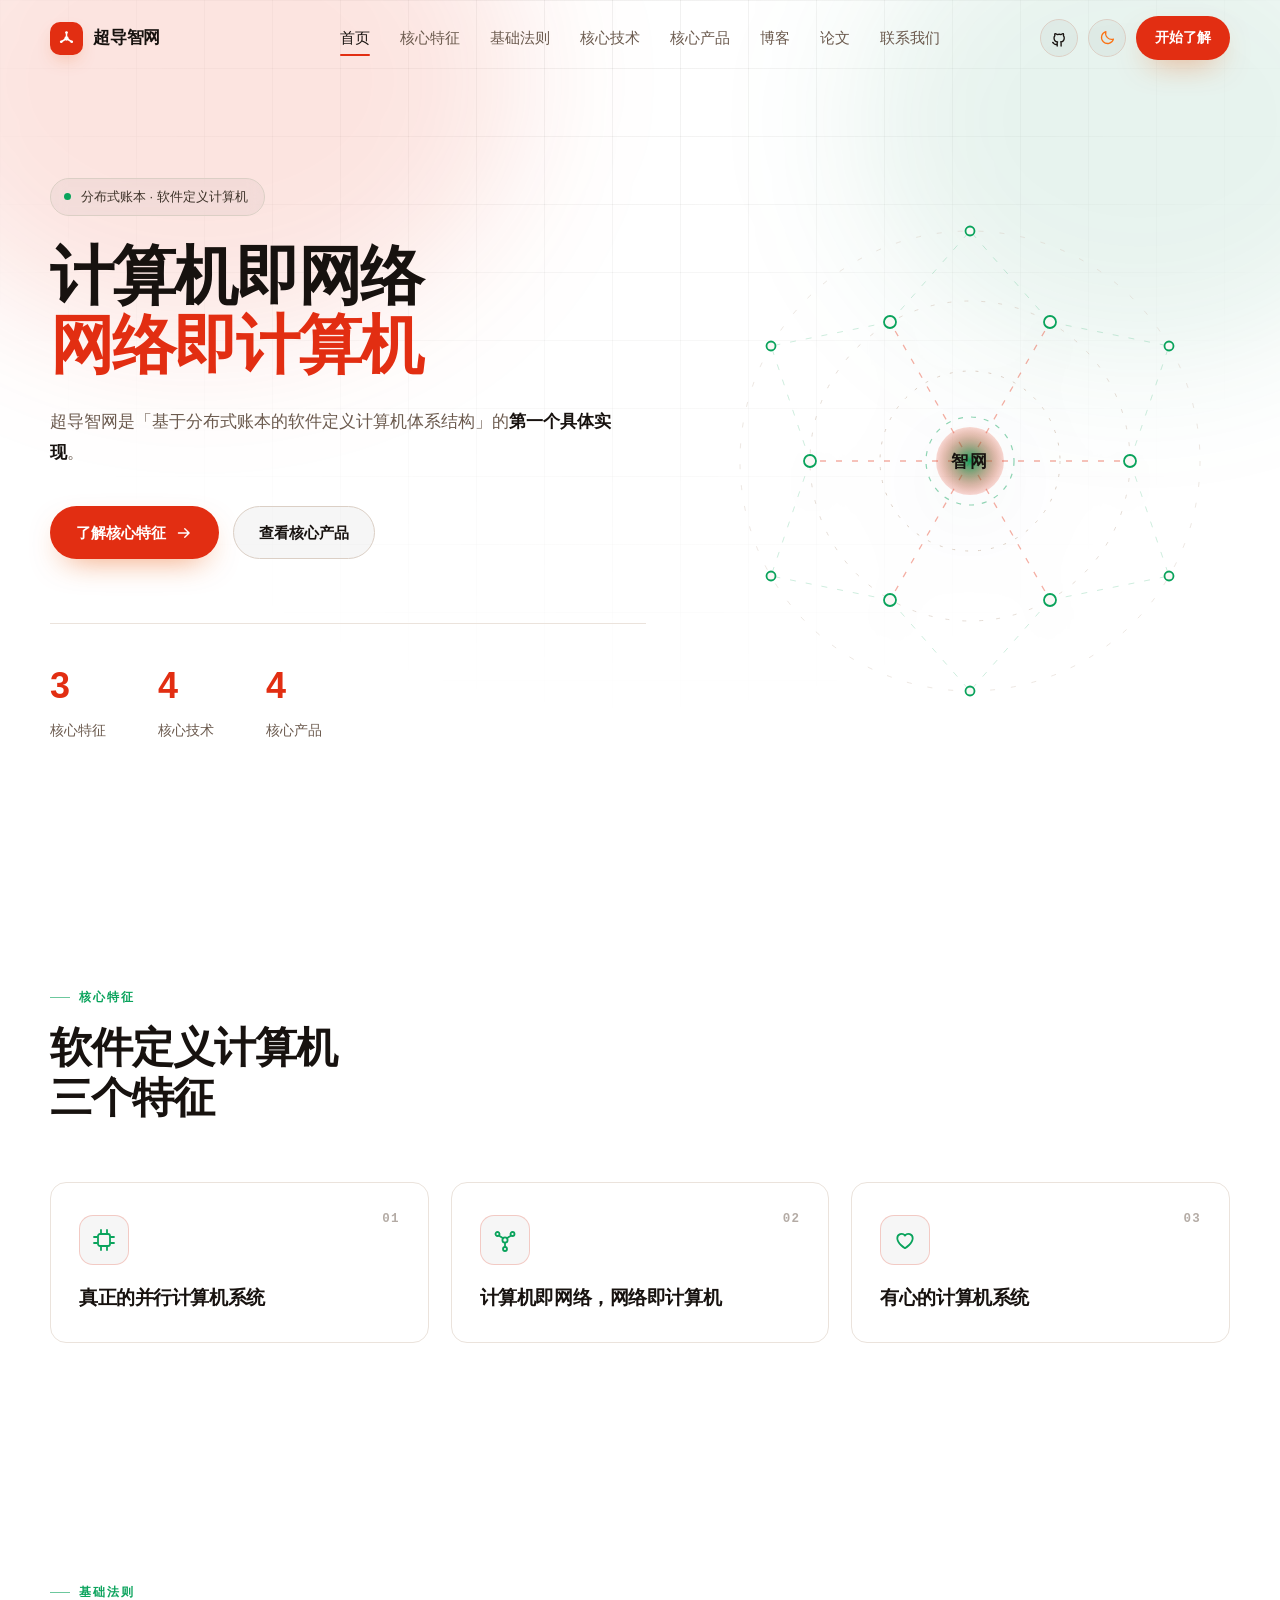
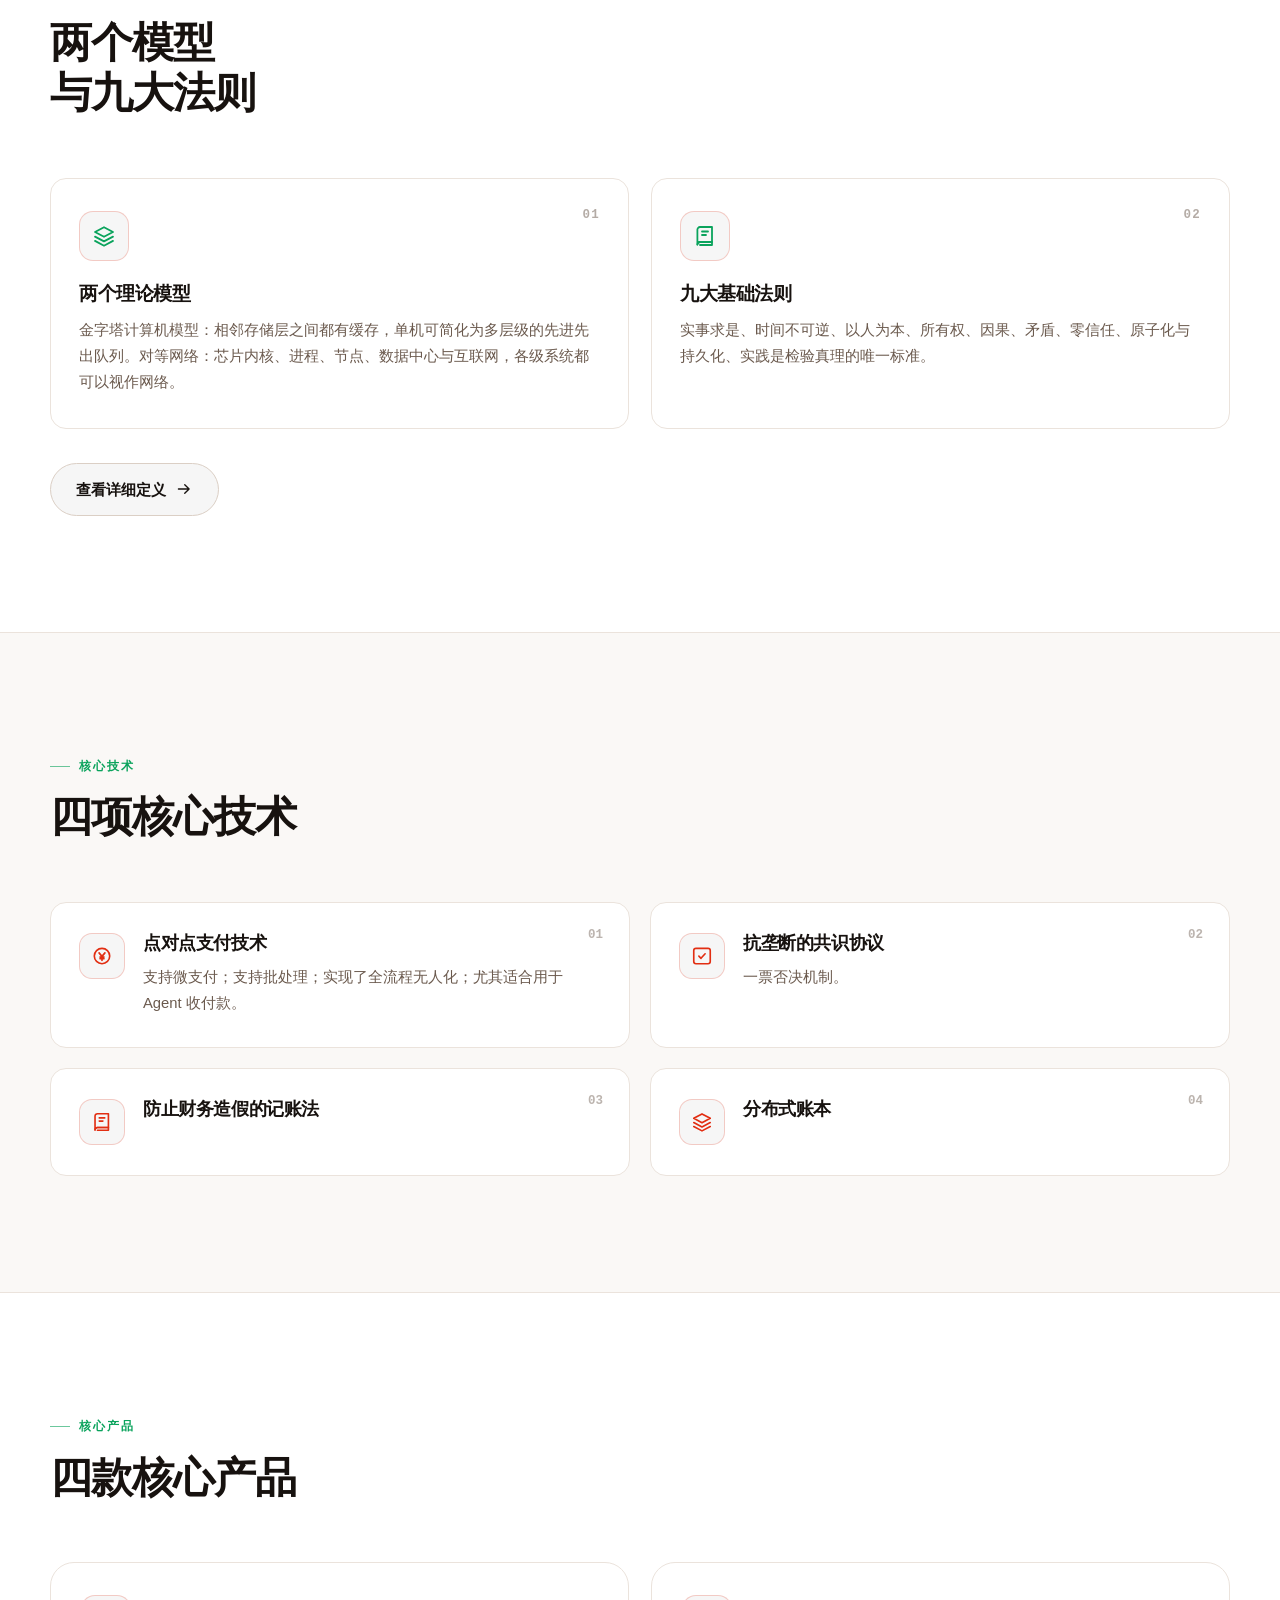
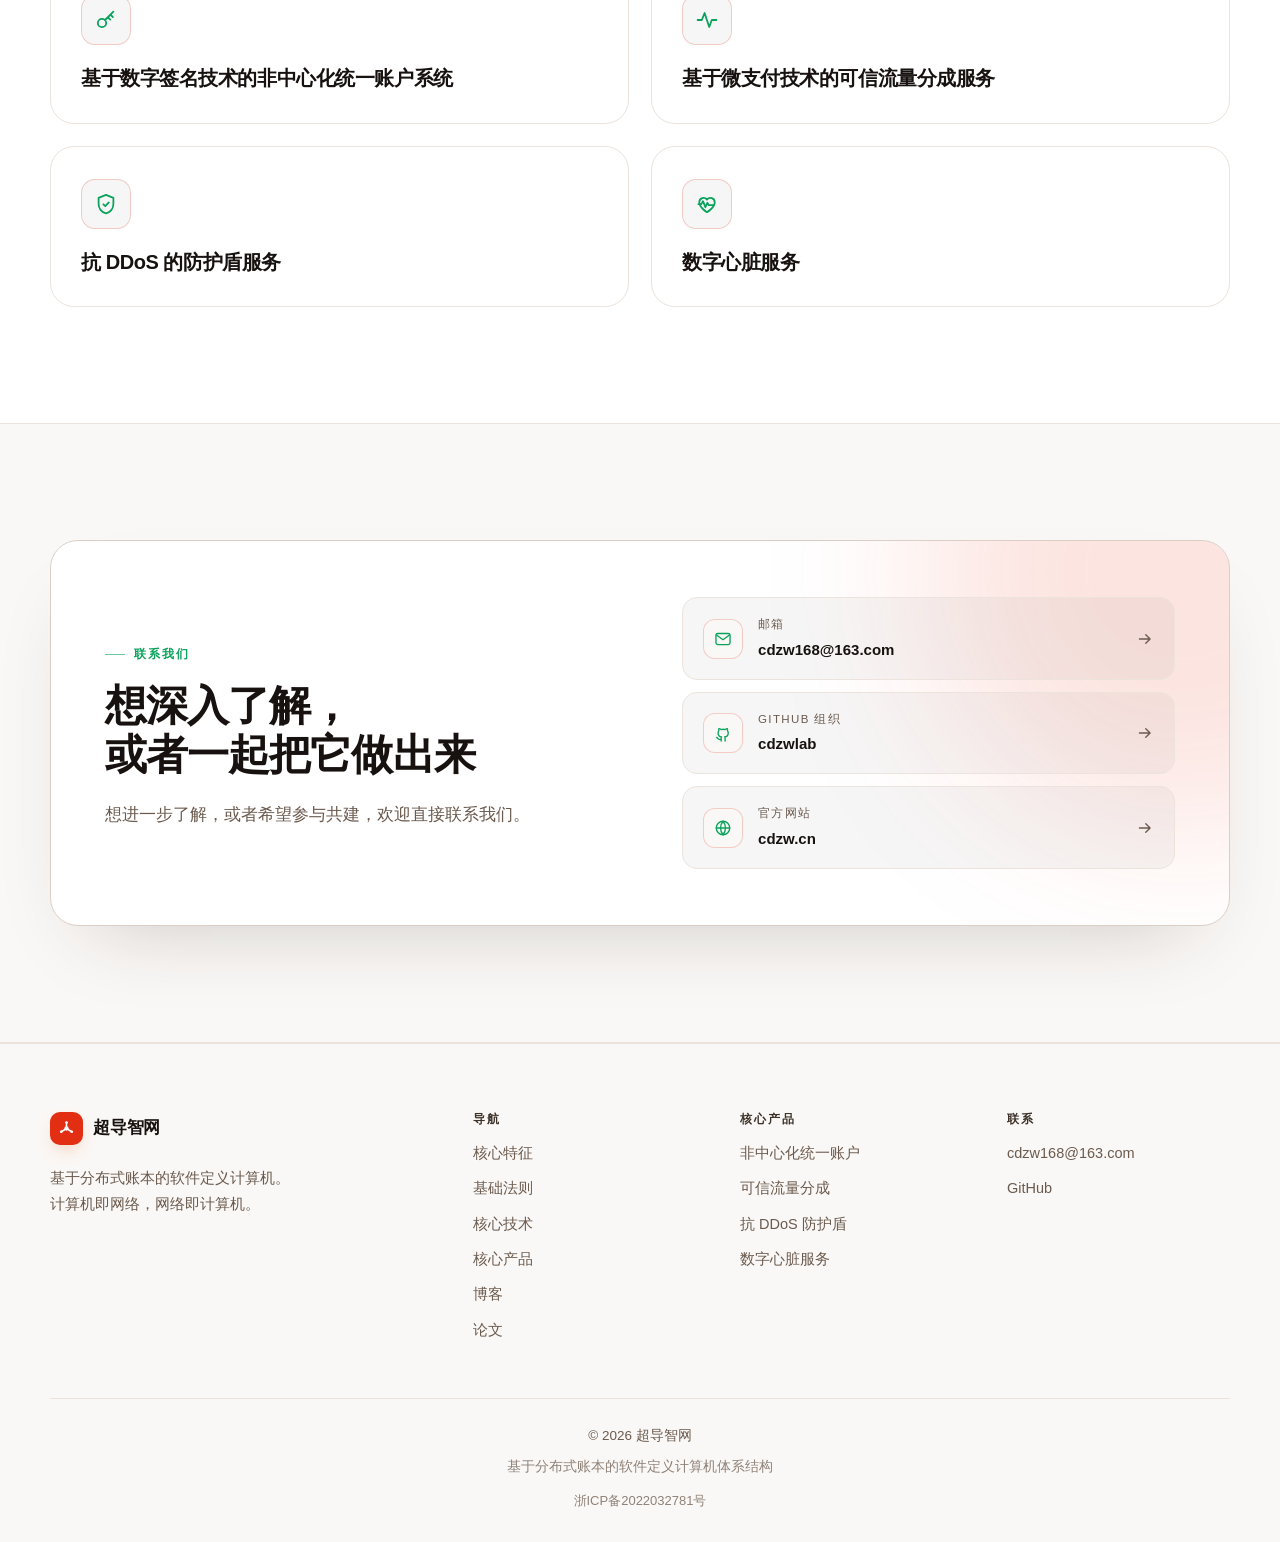
<file: index.html>
<!DOCTYPE html>
<html lang="zh-CN" data-theme="dark">
<head>
<meta charset="UTF-8">
<meta name="viewport" content="width=device-width, initial-scale=1">
<title>超导智网 — 基于分布式账本的软件定义计算机</title>
<meta name="description" content="超导智网是「基于分布式账本的软件定义计算机体系结构」的第一个具体实现。计算机即网络，网络即计算机。核心产品包括非中心化统一账户、可信流量分成、抗 DDoS 防护盾与数字心脏服务。">
<meta name="theme-color" content="#05080f" media="(prefers-color-scheme: dark)">
<meta name="theme-color" content="#ffffff" media="(prefers-color-scheme: light)">
<meta name="color-scheme" content="dark light">
<link rel="canonical" href="https://cdzw.cn/">

<!-- 社交分享 -->
<meta property="og:title" content="超导智网 — 基于分布式账本的软件定义计算机">
<meta property="og:description" content="基于分布式账本的软件定义计算机体系结构的第一个具体实现。计算机即网络，网络即计算机。">
<meta property="og:type" content="website">
<meta property="og:url" content="https://cdzw.cn/">
<meta name="twitter:card" content="summary">

<link rel="icon" href="data:image/svg+xml,<svg xmlns='http://www.w3.org/2000/svg' viewBox='0 0 32 32'><rect width='32' height='32' rx='8' fill='%2305080f'/><path d='M16 16V7M16 16l8 5M16 16l-8 5' stroke='%23ea580c' stroke-width='1.6'/><circle cx='16' cy='16' r='3.4' fill='%2300ff9d'/><circle cx='16' cy='7' r='2.1' fill='%23ea580c'/><circle cx='24' cy='21' r='2.1' fill='%23ea580c'/><circle cx='8' cy='21' r='2.1' fill='%23ea580c'/></svg>">

<!-- 主题引导：必须在样式表之前执行，避免首屏闪烁 -->
<script>
(function () {
  var d = document.documentElement;
  d.classList.add('js');
  var t = null;
  try { t = localStorage.getItem('cdzw-theme'); } catch (e) {}
  if (t !== 'light' && t !== 'dark') {
    var m = window.matchMedia && window.matchMedia('(prefers-color-scheme: light)');
    t = (m && m.matches) ? 'light' : 'dark';
  }
  d.setAttribute('data-theme', t);
})();
</script>

<link rel="stylesheet" href="style.css?v=20261118d">
</head>
<body>

<a class="skip" href="#main">跳到主要内容</a>

<!-- ========== SVG 图标库 ========== -->
<svg xmlns="http://www.w3.org/2000/svg" class="sprite" aria-hidden="true" focusable="false">
  <symbol id="i-cpu" viewBox="0 0 24 24">
    <rect x="6" y="6" width="12" height="12" rx="2"/>
    <path d="M9 2v3M15 2v3M9 19v3M15 19v3M2 9h3M2 15h3M19 9h3M19 15h3"/>
  </symbol>
  <symbol id="i-network" viewBox="0 0 24 24">
    <circle cx="12" cy="12" r="2.6"/>
    <circle cx="4.5" cy="6" r="2"/>
    <circle cx="19.5" cy="6" r="2"/>
    <circle cx="12" cy="21" r="2"/>
    <path d="M10.2 10.3 6.1 7.7M13.8 10.3l4.1-2.6M12 14.6V19"/>
  </symbol>
  <symbol id="i-heart" viewBox="0 0 24 24">
    <path d="M12 20.2S4.3 15.6 4.3 10.3A4.3 4.3 0 0 1 12 7.6a4.3 4.3 0 0 1 7.7 2.7c0 5.3-7.7 9.9-7.7 9.9z"/>
  </symbol>
  <symbol id="i-coin" viewBox="0 0 24 24">
    <circle cx="12" cy="12" r="8.4"/>
    <path d="M8.8 8.6 12 12.4l3.2-3.8M12 12.4v4.4M9.8 13.2h4.4M9.8 15h4.4"/>
  </symbol>
  <symbol id="i-vote" viewBox="0 0 24 24">
    <rect x="3" y="3.6" width="18" height="16.8" rx="2.4"/>
    <path d="M8.6 12.2l2.3 2.3 4.5-4.9"/>
  </symbol>
  <symbol id="i-book" viewBox="0 0 24 24">
    <path d="M4.4 5.6A2.6 2.6 0 0 1 7 3h12v15H7a2.6 2.6 0 0 0-2.6 2.6z"/>
    <path d="M4.4 20.6A2.6 2.6 0 0 1 7 18h12v3H7"/>
    <path d="M9 7.5h6M9 11h4"/>
  </symbol>
  <symbol id="i-layers" viewBox="0 0 24 24">
    <path d="M12 3.2 21 8l-9 4.8L3 8z"/>
    <path d="M3 12.6 12 17.4l9-4.8"/>
    <path d="M3 16.9 12 21.7l9-4.8"/>
  </symbol>
  <symbol id="i-key" viewBox="0 0 24 24">
    <circle cx="8" cy="15" r="4.2"/>
    <path d="M11.1 12 19.4 3.6M16.4 6.6l2.4 2.4M13.8 9.2l2.4 2.4"/>
  </symbol>
  <symbol id="i-activity" viewBox="0 0 24 24">
    <path d="M2.6 12h4.2l2.8-7 4.6 14 2.6-7h4.6"/>
  </symbol>
  <symbol id="i-shield" viewBox="0 0 24 24">
    <path d="M12 2.8l7.4 3.1v6.2c0 4.6-3.1 8.2-7.4 9.3-4.3-1.1-7.4-4.7-7.4-9.3V5.9z"/>
    <path d="M9.4 12.3l1.9 1.9 3.5-3.8"/>
  </symbol>
  <symbol id="i-pulse" viewBox="0 0 24 24">
    <path d="M12 20.2S4.3 15.6 4.3 10.3A4.3 4.3 0 0 1 12 7.6a4.3 4.3 0 0 1 7.7 2.7c0 5.3-7.7 9.9-7.7 9.9z"/>
    <path d="M3.4 12.2h3l1.6-3 2.4 6 2-4.4 1.4 2.4h4.8"/>
  </symbol>
  <symbol id="i-arrow" viewBox="0 0 24 24">
    <path d="M4.6 12h14.2M13 6.2l5.8 5.8-5.8 5.8"/>
  </symbol>
  <symbol id="i-arrow-up" viewBox="0 0 24 24">
    <path d="M12 19V5.4M6.2 11.2 12 5.4l5.8 5.8"/>
  </symbol>
  <symbol id="i-sun" viewBox="0 0 24 24">
    <circle cx="12" cy="12" r="4.2"/>
    <path d="M12 2.4v2.4M12 19.2v2.4M4.2 4.2l1.7 1.7M18.1 18.1l1.7 1.7M2.4 12h2.4M19.2 12h2.4M4.2 19.8l1.7-1.7M18.1 5.9l1.7-1.7"/>
  </symbol>
  <symbol id="i-moon" viewBox="0 0 24 24">
    <path d="M20.4 14.3A8.6 8.6 0 0 1 9.7 3.6a8.6 8.6 0 1 0 10.7 10.7z"/>
  </symbol>
  <symbol id="i-mail" viewBox="0 0 24 24">
    <rect x="2.6" y="4.6" width="18.8" height="14.8" rx="2.4"/>
    <path d="M3.4 6.6 12 12.9l8.6-6.3"/>
  </symbol>
  <symbol id="i-github" viewBox="0 0 24 24">
    <path d="M9.2 20.4c-4 1.2-4-2-5.6-2.4m11.2 4.6v-3.5c0-1 .1-1.4-.5-2 2.3-.2 4.7-1.2 4.7-5.2a4 4 0 0 0-1.1-2.8 3.7 3.7 0 0 0-.1-2.8s-.9-.3-2.9 1.1a10.2 10.2 0 0 0-5.4 0C7.5 6 6.6 6.3 6.6 6.3a3.7 3.7 0 0 0-.1 2.8A4 4 0 0 0 5.4 12c0 3.9 2.4 5 4.7 5.2-.6.6-.6 1.2-.5 2v3.4"/>
  </symbol>
  <symbol id="i-globe" viewBox="0 0 24 24">
    <circle cx="12" cy="12" r="9"/>
    <path d="M3 12h18M12 3a14 14 0 0 1 0 18a14 14 0 0 1 0-18z"/>
  </symbol>
</svg>

<!-- ========== 导航 ========== -->
<header class="nav" id="nav">
  <div class="nav__progress" aria-hidden="true"><div class="container nav__progress__track"><span id="navProgress"></span></div></div>

  <div class="container nav__inner">
    <a class="logo" href="#top" aria-label="超导智网首页">
      <span class="logo__mark">
        <svg viewBox="0 0 24 24" fill="none" stroke="currentColor" stroke-width="1.9" stroke-linecap="round" stroke-linejoin="round" aria-hidden="true">
          <path d="M12 12V4.4M12 12l6.6 4.1M12 12l-6.6 4.1"/>
          <circle cx="12" cy="12" r="2.7" fill="currentColor" stroke="none"/>
          <circle cx="12" cy="4.4" r="1.7" fill="currentColor" stroke="none"/>
          <circle cx="18.6" cy="16.1" r="1.7" fill="currentColor" stroke="none"/>
          <circle cx="5.4" cy="16.1" r="1.7" fill="currentColor" stroke="none"/>
        </svg>
      </span>
      超导智网
    </a>

    <nav class="nav__links" id="navLinks" aria-label="主导航">
      <a href="#top">首页</a>
      <a href="#features">核心特征</a>
      <a href="#law">基础法则</a>
      <a href="#tech">核心技术</a>
      <a href="#products">核心产品</a>
      <a href="blog.html">博客</a>
      <a href="papers.html">论文</a>
      <a href="#contact">联系我们</a>
    </nav>

    <div class="nav__actions">
      <a class="nav__gh" href="https://github.com/cdzwlab" target="_blank" rel="noopener noreferrer" aria-label="GitHub 组织" title="GitHub 组织">
        <svg class="ico" aria-hidden="true"><use href="#i-github"/></svg>
      </a>

      <button class="theme-toggle" id="themeToggle" type="button" aria-label="切换深色 / 浅色主题">
        <svg class="ico theme-toggle__sun" aria-hidden="true"><use href="#i-sun"/></svg>
        <svg class="ico theme-toggle__moon" aria-hidden="true"><use href="#i-moon"/></svg>
      </button>

      <a class="btn btn--primary btn--sm nav__cta" href="#contact">开始了解</a>

      <button class="nav__toggle" id="navToggle" type="button" aria-label="打开菜单" aria-expanded="false" aria-controls="navLinks">
        <span></span><span></span><span></span>
      </button>
    </div>
  </div>
</header>

<main id="main">
  <span id="top"></span>

  <!-- ========== Hero ========== -->
  <section class="hero">
    <div class="hero__bg" aria-hidden="true">
      <span class="hero__grid"></span>
      <span class="hero__glow hero__glow--a"></span>
      <span class="hero__glow hero__glow--b"></span>
    </div>

    <div class="container hero__inner">
      <div class="hero__copy">
        <span class="badge reveal">
          <span class="badge__dot"></span>
          分布式账本 · 软件定义计算机
        </span>

        <h1 class="reveal" style="--delay:.08s">
          计算机即网络<br>
          <span class="grad">网络即计算机</span>
        </h1>

        <p class="hero__sub reveal" style="--delay:.16s">
          超导智网是「基于分布式账本的软件定义计算机体系结构」的<strong>第一个具体实现</strong>。
        </p>

        <div class="hero__actions reveal" style="--delay:.24s">
          <a class="btn btn--primary" href="#features">
            了解核心特征
            <svg class="ico" aria-hidden="true"><use href="#i-arrow"/></svg>
          </a>
          <a class="btn btn--ghost" href="#products">查看核心产品</a>
        </div>

        <div class="hero__stats reveal" style="--delay:.32s">
          <div class="stat">
            <strong data-count="3">3</strong>
            <span>核心特征</span>
          </div>
          <div class="stat">
            <strong data-count="4">4</strong>
            <span>核心技术</span>
          </div>
          <div class="stat">
            <strong data-count="4">4</strong>
            <span>核心产品</span>
          </div>
        </div>
      </div>

      <div class="hero__visual reveal" style="--delay:.2s" aria-hidden="true">
        <svg class="graph" viewBox="0 0 520 520">
          <defs>
            <radialGradient id="coreFill" cx="50%" cy="50%" r="50%">
              <stop class="stop-core-a" offset="0%"/>
              <stop class="stop-core-b" offset="100%"/>
            </radialGradient>
          </defs>

          <g class="graph__rings">
            <circle cx="260" cy="260" r="90"/>
            <circle cx="260" cy="260" r="160"/>
            <circle cx="260" cy="260" r="230"/>
          </g>

          <g class="graph__edges">
            <line x1="260" y1="260" x2="420" y2="260"/>
            <line x1="260" y1="260" x2="340" y2="399"/>
            <line x1="260" y1="260" x2="180" y2="399"/>
            <line x1="260" y1="260" x2="100" y2="260"/>
            <line x1="260" y1="260" x2="180" y2="121"/>
            <line x1="260" y1="260" x2="340" y2="121"/>
            <line x1="420" y1="260" x2="459" y2="145" class="is-faint"/>
            <line x1="420" y1="260" x2="459" y2="375" class="is-faint"/>
            <line x1="340" y1="399" x2="459" y2="375" class="is-faint"/>
            <line x1="340" y1="399" x2="260" y2="490" class="is-faint"/>
            <line x1="180" y1="399" x2="260" y2="490" class="is-faint"/>
            <line x1="180" y1="399" x2="61"  y2="375" class="is-faint"/>
            <line x1="100" y1="260" x2="61"  y2="375" class="is-faint"/>
            <line x1="100" y1="260" x2="61"  y2="145" class="is-faint"/>
            <line x1="180" y1="121" x2="61"  y2="145" class="is-faint"/>
            <line x1="180" y1="121" x2="260" y2="30"  class="is-faint"/>
            <line x1="340" y1="121" x2="260" y2="30"  class="is-faint"/>
            <line x1="340" y1="121" x2="459" y2="145" class="is-faint"/>
          </g>

          <g class="graph__nodes">
            <circle cx="420" cy="260" r="6"/>
            <circle cx="340" cy="399" r="6" style="--i:1"/>
            <circle cx="180" cy="399" r="6" style="--i:2"/>
            <circle cx="100" cy="260" r="6" style="--i:3"/>
            <circle cx="180" cy="121" r="6" style="--i:4"/>
            <circle cx="340" cy="121" r="6" style="--i:5"/>
            <circle cx="459" cy="375" r="4.5" style="--i:2"/>
            <circle cx="260" cy="490" r="4.5" style="--i:3"/>
            <circle cx="61"  cy="375" r="4.5" style="--i:4"/>
            <circle cx="61"  cy="145" r="4.5" style="--i:5"/>
            <circle cx="260" cy="30"  r="4.5" style="--i:0"/>
            <circle cx="459" cy="145" r="4.5" style="--i:1"/>
          </g>

          <circle class="graph__core" cx="260" cy="260" r="34" fill="url(#coreFill)"/>
          <circle class="graph__core-ring" cx="260" cy="260" r="44"/>
          <text class="graph__label" x="260" y="266">智网</text>
        </svg>
      </div>
    </div>
  </section>

  <!-- ========== 核心特征 ========== -->
  <section class="section" id="features">
    <div class="container">
      <div class="section-head reveal">
        <span class="eyebrow">核心特征</span>
        <h2>软件定义计算机<br>三个特征</h2>
      </div>

      <div class="grid grid--3">
        <article class="card reveal" data-spotlight>
          <div class="card__icon"><svg class="ico" aria-hidden="true"><use href="#i-cpu"/></svg></div>
          <span class="card__index">01</span>
          <h3>真正的并行计算机系统</h3>
        </article>

        <article class="card reveal" style="--delay:.08s" data-spotlight>
          <div class="card__icon"><svg class="ico" aria-hidden="true"><use href="#i-network"/></svg></div>
          <span class="card__index">02</span>
          <h3>计算机即网络，网络即计算机</h3>
        </article>

        <article class="card reveal" style="--delay:.16s" data-spotlight>
          <div class="card__icon"><svg class="ico" aria-hidden="true"><use href="#i-heart"/></svg></div>
          <span class="card__index">03</span>
          <h3>有心的计算机系统</h3>
        </article>
      </div>
    </div>
  </section>

  <!-- ========== 基础法则 ========== -->
  <section class="section" id="law">
    <div class="container">
      <div class="section-head reveal">
        <span class="eyebrow">基础法则</span>
        <h2>两个模型<br>与九大法则</h2>
      </div>

      <div class="grid grid--2">
        <article class="card reveal" data-spotlight>
          <div class="card__icon"><svg class="ico" aria-hidden="true"><use href="#i-layers"/></svg></div>
          <span class="card__index">01</span>
          <h3>两个理论模型</h3>
          <p>金字塔计算机模型：相邻存储层之间都有缓存，单机可简化为多层级的先进先出队列。对等网络：芯片内核、进程、节点、数据中心与互联网，各级系统都可以视作网络。</p>
        </article>

        <article class="card reveal" style="--delay:.08s" data-spotlight>
          <div class="card__icon"><svg class="ico" aria-hidden="true"><use href="#i-book"/></svg></div>
          <span class="card__index">02</span>
          <h3>九大基础法则</h3>
          <p>实事求是、时间不可逆、以人为本、所有权、因果、矛盾、零信任、原子化与持久化、实践是检验真理的唯一标准。</p>
        </article>
      </div>

      <p class="section-more reveal">
        <a class="btn btn--ghost" href="post.html#/model-rules">
          查看详细定义
          <svg class="ico" aria-hidden="true"><use href="#i-arrow"/></svg>
        </a>
      </p>
    </div>
  </section>

  <!-- ========== 核心技术 ========== -->
  <section class="section section--soft" id="tech">
    <div class="container">
      <div class="section-head reveal">
        <span class="eyebrow">核心技术</span>
        <h2>四项核心技术</h2>
      </div>

      <div class="tech-list">
        <article class="tech reveal" data-spotlight>
          <span class="tech__num">01</span>
          <div class="tech__icon"><svg class="ico" aria-hidden="true"><use href="#i-coin"/></svg></div>
          <div class="tech__body">
            <h3>点对点支付技术</h3>
            <p>支持微支付；支持批处理；实现了全流程无人化；尤其适合用于 Agent 收付款。</p>
          </div>
        </article>

        <article class="tech reveal" style="--delay:.08s" data-spotlight>
          <span class="tech__num">02</span>
          <div class="tech__icon"><svg class="ico" aria-hidden="true"><use href="#i-vote"/></svg></div>
          <div class="tech__body">
            <h3>抗垄断的共识协议</h3>
            <p>一票否决机制。</p>
          </div>
        </article>

        <article class="tech reveal" style="--delay:.16s" data-spotlight>
          <span class="tech__num">03</span>
          <div class="tech__icon"><svg class="ico" aria-hidden="true"><use href="#i-book"/></svg></div>
          <div class="tech__body">
            <h3>防止财务造假的记账法</h3>
          </div>
        </article>

        <article class="tech reveal" style="--delay:.24s" data-spotlight>
          <span class="tech__num">04</span>
          <div class="tech__icon"><svg class="ico" aria-hidden="true"><use href="#i-layers"/></svg></div>
          <div class="tech__body">
            <h3>分布式账本</h3>
          </div>
        </article>
      </div>
    </div>
  </section>

  <!-- ========== 核心产品 ========== -->
  <section class="section" id="products">
    <div class="container">
      <div class="section-head reveal">
        <span class="eyebrow">核心产品</span>
        <h2>四款核心产品</h2>
      </div>

      <div class="grid grid--2">
        <article class="product reveal" data-spotlight>
          <div class="product__head">
            <div class="card__icon"><svg class="ico" aria-hidden="true"><use href="#i-key"/></svg></div>
          </div>
          <h3>基于数字签名技术的非中心化统一账户系统</h3>
        </article>

        <article class="product reveal" style="--delay:.08s" data-spotlight>
          <div class="product__head">
            <div class="card__icon"><svg class="ico" aria-hidden="true"><use href="#i-activity"/></svg></div>
          </div>
          <h3>基于微支付技术的可信流量分成服务</h3>
        </article>

        <article class="product reveal" style="--delay:.16s" data-spotlight>
          <div class="product__head">
            <div class="card__icon"><svg class="ico" aria-hidden="true"><use href="#i-shield"/></svg></div>
          </div>
          <h3>抗 DDoS 的防护盾服务</h3>
        </article>

        <article class="product reveal" style="--delay:.24s" data-spotlight>
          <div class="product__head">
            <div class="card__icon"><svg class="ico" aria-hidden="true"><use href="#i-pulse"/></svg></div>
          </div>
          <h3>数字心脏服务</h3>
        </article>
      </div>
    </div>
  </section>

  <!-- ========== 联系 ========== -->
  <section class="section section--soft" id="contact">
    <div class="container">
      <div class="cta reveal" data-spotlight>
        <div class="cta__text">
          <span class="eyebrow">联系我们</span>
          <h2>想深入了解，<br>或者一起把它做出来</h2>
          <p class="lede">想进一步了解，或者希望参与共建，欢迎直接联系我们。</p>
        </div>

        <div class="cta__cards">
          <a class="contact-card" href="mailto:cdzw168@163.com">
            <span class="contact-card__icon"><svg class="ico" aria-hidden="true"><use href="#i-mail"/></svg></span>
            <span class="contact-card__meta">
              <em>邮箱</em>
              <strong>cdzw168@163.com</strong>
            </span>
            <svg class="ico contact-card__go" aria-hidden="true"><use href="#i-arrow"/></svg>
          </a>

          <a class="contact-card" href="https://github.com/cdzwlab" target="_blank" rel="noopener noreferrer">
            <span class="contact-card__icon"><svg class="ico" aria-hidden="true"><use href="#i-github"/></svg></span>
            <span class="contact-card__meta">
              <em>GitHub 组织</em>
              <strong>cdzwlab</strong>
            </span>
            <svg class="ico contact-card__go" aria-hidden="true"><use href="#i-arrow"/></svg>
          </a>

          <a class="contact-card" href="https://cdzw.cn/" target="_blank" rel="noopener noreferrer">
            <span class="contact-card__icon"><svg class="ico" aria-hidden="true"><use href="#i-globe"/></svg></span>
            <span class="contact-card__meta">
              <em>官方网站</em>
              <strong>cdzw.cn</strong>
            </span>
            <svg class="ico contact-card__go" aria-hidden="true"><use href="#i-arrow"/></svg>
          </a>
        </div>
      </div>
    </div>
  </section>
</main>

<!-- ========== 页脚 ========== -->
<footer class="footer">
  <div class="container">
    <div class="footer__top">
      <div class="footer__brand">
        <a class="logo" href="#top">
          <span class="logo__mark">
            <svg viewBox="0 0 24 24" fill="none" stroke="currentColor" stroke-width="1.9" stroke-linecap="round" stroke-linejoin="round" aria-hidden="true">
              <path d="M12 12V4.4M12 12l6.6 4.1M12 12l-6.6 4.1"/>
              <circle cx="12" cy="12" r="2.7" fill="currentColor" stroke="none"/>
              <circle cx="12" cy="4.4" r="1.7" fill="currentColor" stroke="none"/>
              <circle cx="18.6" cy="16.1" r="1.7" fill="currentColor" stroke="none"/>
              <circle cx="5.4" cy="16.1" r="1.7" fill="currentColor" stroke="none"/>
            </svg>
          </span>
          超导智网
        </a>
        <p>基于分布式账本的软件定义计算机。<br>计算机即网络，网络即计算机。</p>
      </div>

      <div class="footer__col">
        <h4>导航</h4>
        <a href="#features">核心特征</a>
        <a href="#law">基础法则</a>
        <a href="#tech">核心技术</a>
        <a href="#products">核心产品</a>
        <a href="blog.html">博客</a>
        <a href="papers.html">论文</a>
      </div>

      <div class="footer__col">
        <h4>核心产品</h4>
        <a href="#products">非中心化统一账户</a>
        <a href="#products">可信流量分成</a>
        <a href="#products">抗 DDoS 防护盾</a>
        <a href="#products">数字心脏服务</a>
      </div>

      <div class="footer__col">
        <h4>联系</h4>
        <a href="mailto:cdzw168@163.com">cdzw168@163.com</a>
        <a href="https://github.com/cdzwlab/cdzwlab.github.io" target="_blank" rel="noopener noreferrer">GitHub</a>

      </div>
    </div>

    <div class="footer__bottom">
      <p>© <span id="year">2026</span> 超导智网</p>
      <p class="footer__meta">基于分布式账本的软件定义计算机体系结构</p>
    </div>
    <p class="footer__icp"><a href="https://beian.miit.gov.cn/" target="_blank" rel="noopener noreferrer">浙ICP备2022032781号</a></p>
  </div>
</footer>

<button class="to-top" id="toTop" type="button" aria-label="回到顶部">
  <svg class="ico" aria-hidden="true"><use href="#i-arrow-up"/></svg>
</button>

<script src="script.js" defer></script>
</body>
</html>
</file>
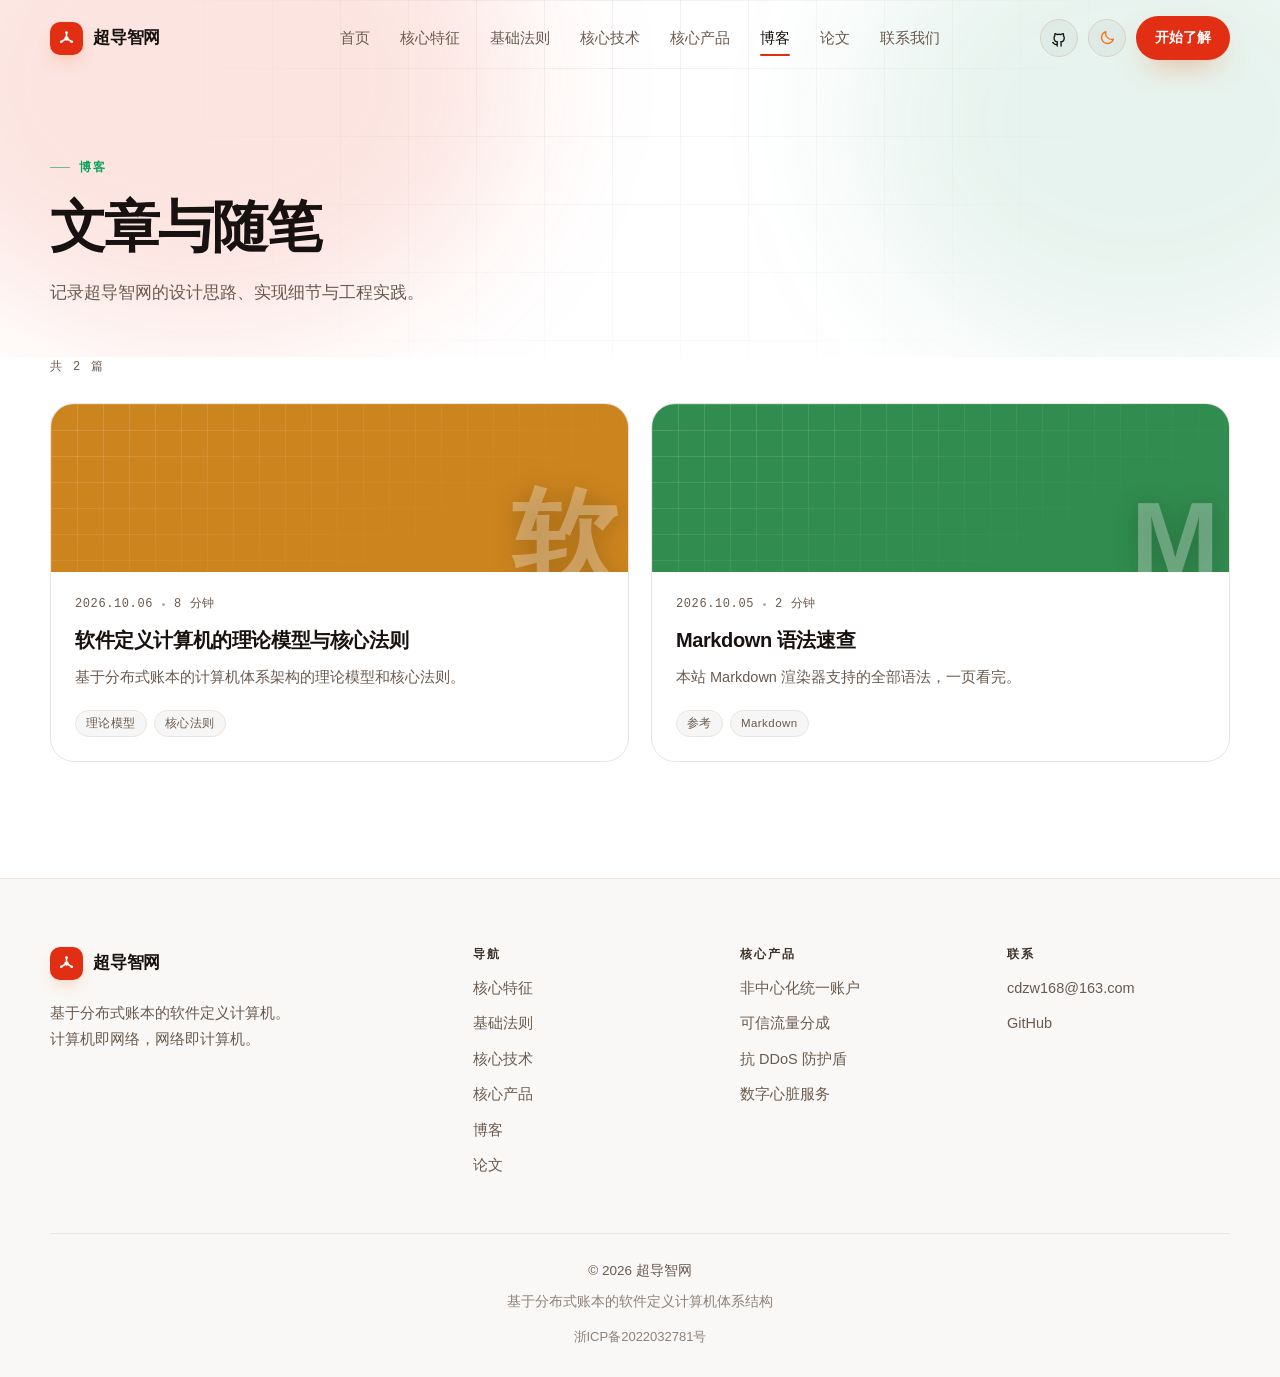
<file: blog.html>
<!DOCTYPE html>
<html lang="zh-CN" data-theme="dark">
<head>
<meta charset="UTF-8">
<meta name="viewport" content="width=device-width, initial-scale=1">
<title>博客 | 超导智网</title>
<meta name="description" content="超导智网的文章与随笔：分布式账本、软件定义计算机、微支付与共识协议。">
<meta name="theme-color" content="#05080f" media="(prefers-color-scheme: dark)">
<meta name="theme-color" content="#ffffff" media="(prefers-color-scheme: light)">
<meta name="color-scheme" content="dark light">
<link rel="canonical" href="https://cdzw.cn/blog.html">

<meta property="og:title" content="博客 | 超导智网">
<meta property="og:description" content="超导智网的文章与随笔。">
<meta property="og:type" content="website">
<meta property="og:url" content="https://cdzw.cn/blog.html">

<link rel="icon" href="data:image/svg+xml,<svg xmlns='http://www.w3.org/2000/svg' viewBox='0 0 32 32'><rect width='32' height='32' rx='8' fill='%2305080f'/><path d='M16 16V7M16 16l8 5M16 16l-8 5' stroke='%23ea580c' stroke-width='1.6'/><circle cx='16' cy='16' r='3.4' fill='%2300ff9d'/><circle cx='16' cy='7' r='2.1' fill='%23ea580c'/><circle cx='24' cy='21' r='2.1' fill='%23ea580c'/><circle cx='8' cy='21' r='2.1' fill='%23ea580c'/></svg>">

<script>
(function () {
  var d = document.documentElement;
  d.classList.add('js');
  var t = null;
  try { t = localStorage.getItem('cdzw-theme'); } catch (e) {}
  if (t !== 'light' && t !== 'dark') {
    var m = window.matchMedia && window.matchMedia('(prefers-color-scheme: light)');
    t = (m && m.matches) ? 'light' : 'dark';
  }
  d.setAttribute('data-theme', t);
})();
</script>

<link rel="stylesheet" href="style.css?v=20261118d">
</head>
<body>

<a class="skip" href="#main">跳到主要内容</a>

<svg xmlns="http://www.w3.org/2000/svg" class="sprite" aria-hidden="true" focusable="false">
  <symbol id="i-arrow" viewBox="0 0 24 24"><path d="M4.6 12h14.2M13 6.2l5.8 5.8-5.8 5.8"/></symbol>
  <symbol id="i-arrow-back" viewBox="0 0 24 24"><path d="M19.4 12H5.2M11 5.8 5.2 12l5.8 6.2"/></symbol>
  <symbol id="i-arrow-up" viewBox="0 0 24 24"><path d="M12 19V5.4M6.2 11.2 12 5.4l5.8 5.8"/></symbol>
  <symbol id="i-sun" viewBox="0 0 24 24"><circle cx="12" cy="12" r="4.2"/><path d="M12 2.4v2.4M12 19.2v2.4M4.2 4.2l1.7 1.7M18.1 18.1l1.7 1.7M2.4 12h2.4M19.2 12h2.4M4.2 19.8l1.7-1.7M18.1 5.9l1.7-1.7"/></symbol>
  <symbol id="i-moon" viewBox="0 0 24 24"><path d="M20.4 14.3A8.6 8.6 0 0 1 9.7 3.6a8.6 8.6 0 1 0 10.7 10.7z"/></symbol>
  <symbol id="i-github" viewBox="0 0 24 24"><path d="M9.2 20.4c-4 1.2-4-2-5.6-2.4m11.2 4.6v-3.5c0-1 .1-1.4-.5-2 2.3-.2 4.7-1.2 4.7-5.2a4 4 0 0 0-1.1-2.8 3.7 3.7 0 0 0-.1-2.8s-.9-.3-2.9 1.1a10.2 10.2 0 0 0-5.4 0C7.5 6 6.6 6.3 6.6 6.3a3.7 3.7 0 0 0-.1 2.8A4 4 0 0 0 5.4 12c0 3.9 2.4 5 4.7 5.2-.6.6-.6 1.2-.5 2v3.4"/></symbol>
  <symbol id="i-mail" viewBox="0 0 24 24"><rect x="2.6" y="4.6" width="18.8" height="14.8" rx="2.4"/><path d="M3.4 6.6 12 12.9l8.6-6.3"/></symbol>
  <symbol id="i-doc" viewBox="0 0 24 24"><path d="M6 2.8h7.6L19 8.4v12.8H6z"/><path d="M13.4 2.8v5.8H19M8.8 12.6h6M8.8 16.2h6"/></symbol>
  <symbol id="i-clock" viewBox="0 0 24 24"><circle cx="12" cy="12" r="8.6"/><path d="M12 7.4V12l3.2 2"/></symbol>
</svg>

<header class="nav" id="nav">
  <div class="nav__progress" aria-hidden="true"><div class="container nav__progress__track"><span id="navProgress"></span></div></div>

  <div class="container nav__inner">
    <a class="logo" href="index.html" aria-label="超导智网首页">
      <span class="logo__mark">
        <svg viewBox="0 0 24 24" fill="none" stroke="currentColor" stroke-width="1.9" stroke-linecap="round" stroke-linejoin="round" aria-hidden="true">
          <path d="M12 12V4.4M12 12l6.6 4.1M12 12l-6.6 4.1"/>
          <circle cx="12" cy="12" r="2.7" fill="currentColor" stroke="none"/>
          <circle cx="12" cy="4.4" r="1.7" fill="currentColor" stroke="none"/>
          <circle cx="18.6" cy="16.1" r="1.7" fill="currentColor" stroke="none"/>
          <circle cx="5.4" cy="16.1" r="1.7" fill="currentColor" stroke="none"/>
        </svg>
      </span>
      超导智网
    </a>

    <nav class="nav__links" id="navLinks" aria-label="主导航">
      <a href="index.html">首页</a>
      <a href="index.html#features">核心特征</a>
      <a href="index.html#law">基础法则</a>
      <a href="index.html#tech">核心技术</a>
      <a href="index.html#products">核心产品</a>
      <a href="blog.html" class="is-active">博客</a>
      <a href="papers.html">论文</a>
      <a href="index.html#contact">联系我们</a>
    </nav>

    <div class="nav__actions">
      <a class="nav__gh" href="https://github.com/cdzwlab" target="_blank" rel="noopener noreferrer" aria-label="GitHub 组织" title="GitHub 组织">
        <svg class="ico" aria-hidden="true"><use href="#i-github"/></svg>
      </a>

      <button class="theme-toggle" id="themeToggle" type="button" aria-label="切换深色 / 浅色主题">
        <svg class="ico theme-toggle__sun" aria-hidden="true"><use href="#i-sun"/></svg>
        <svg class="ico theme-toggle__moon" aria-hidden="true"><use href="#i-moon"/></svg>
      </button>

      <a class="btn btn--primary btn--sm nav__cta" href="index.html#contact">开始了解</a>

      <button class="nav__toggle" id="navToggle" type="button" aria-label="打开菜单" aria-expanded="false" aria-controls="navLinks">
        <span></span><span></span><span></span>
      </button>
    </div>
  </div>
</header>

<main id="main">
  <section class="page-head">
    <div class="hero__bg" aria-hidden="true">
      <span class="hero__grid"></span>
      <span class="hero__glow hero__glow--a"></span>
      <span class="hero__glow hero__glow--b"></span>
    </div>
    <div class="container page-head__inner">
      <span class="eyebrow">博客</span>
      <h1>文章与随笔</h1>
      <p class="lede">记录超导智网的设计思路、实现细节与工程实践。</p>
    </div>
  </section>

  <section class="section section--flush">
    <div class="container">
      <p class="list-count" id="postCount" hidden></p>
      <div class="pcard-grid" id="postList" aria-live="polite" aria-busy="true">
        <p class="state state--loading">正在载入文章…</p>
      </div>
    </div>
  </section>
</main>

<footer class="footer">
  <div class="container">
    <div class="footer__top">
      <div class="footer__brand">
        <a class="logo" href="index.html">
          <span class="logo__mark">
            <svg viewBox="0 0 24 24" fill="none" stroke="currentColor" stroke-width="1.9" stroke-linecap="round" stroke-linejoin="round" aria-hidden="true">
              <path d="M12 12V4.4M12 12l6.6 4.1M12 12l-6.6 4.1"/>
              <circle cx="12" cy="12" r="2.7" fill="currentColor" stroke="none"/>
              <circle cx="12" cy="4.4" r="1.7" fill="currentColor" stroke="none"/>
              <circle cx="18.6" cy="16.1" r="1.7" fill="currentColor" stroke="none"/>
              <circle cx="5.4" cy="16.1" r="1.7" fill="currentColor" stroke="none"/>
            </svg>
          </span>
          超导智网
        </a>
        <p>基于分布式账本的软件定义计算机。<br>计算机即网络，网络即计算机。</p>
      </div>

      <div class="footer__col">
        <h4>导航</h4>
        <a href="index.html#features">核心特征</a>
        <a href="index.html#law">基础法则</a>
        <a href="index.html#tech">核心技术</a>
        <a href="index.html#products">核心产品</a>
        <a href="blog.html">博客</a>
        <a href="papers.html">论文</a>
      </div>

      <div class="footer__col">
        <h4>核心产品</h4>
        <a href="index.html#products">非中心化统一账户</a>
        <a href="index.html#products">可信流量分成</a>
        <a href="index.html#products">抗 DDoS 防护盾</a>
        <a href="index.html#products">数字心脏服务</a>
      </div>

      <div class="footer__col">
        <h4>联系</h4>
        <a href="mailto:cdzw168@163.com">cdzw168@163.com</a>
        <a href="https://github.com/cdzwlab/cdzwlab.github.io" target="_blank" rel="noopener noreferrer">GitHub</a>
      </div>
    </div>

    <div class="footer__bottom">
      <p>© <span id="year">2026</span> 超导智网</p>
      <p class="footer__meta">基于分布式账本的软件定义计算机体系结构</p>
    </div>
    <p class="footer__icp"><a href="https://beian.miit.gov.cn/" target="_blank" rel="noopener noreferrer">浙ICP备2022032781号</a></p>
  </div>
</footer>

<button class="to-top" id="toTop" type="button" aria-label="回到顶部">
  <svg class="ico" aria-hidden="true"><use href="#i-arrow-up"/></svg>
</button>

<script src="script.js" defer></script>
<script src="blog.js" defer></script>
</body>
</html>
</file>
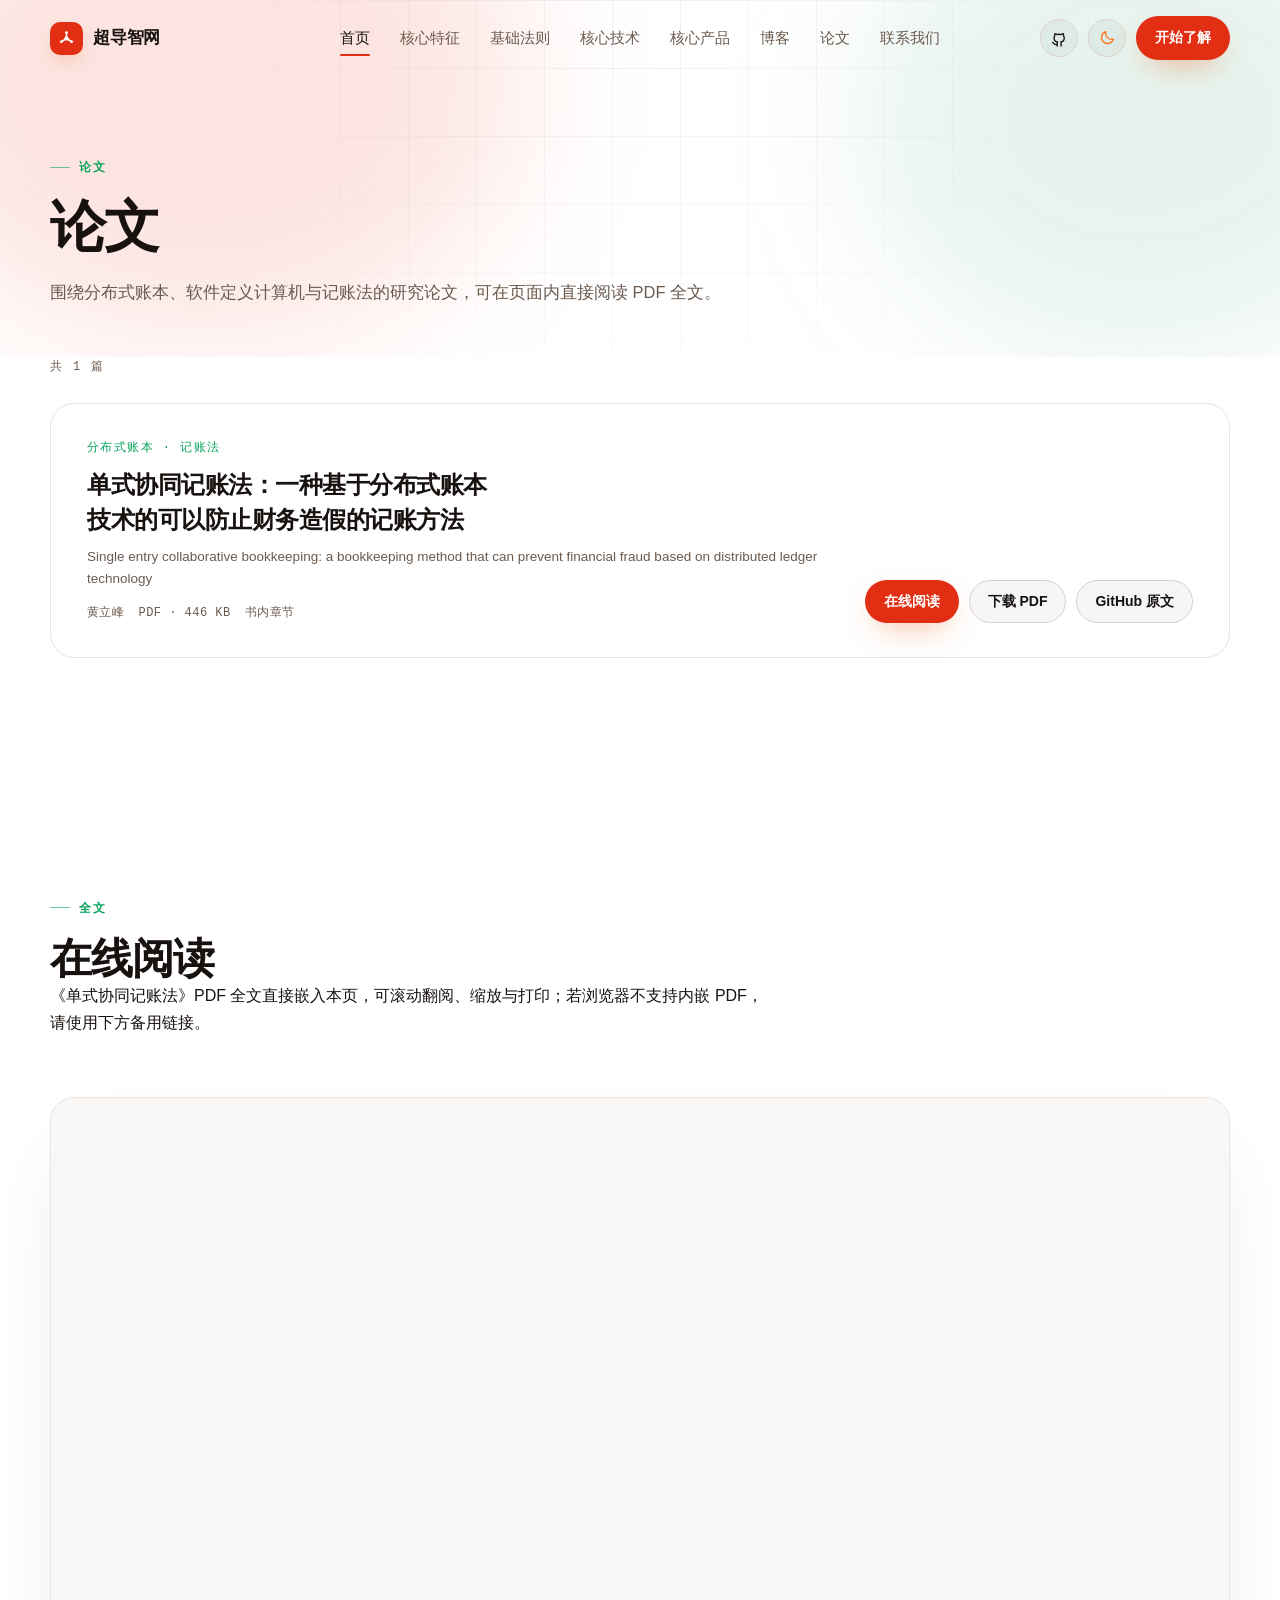
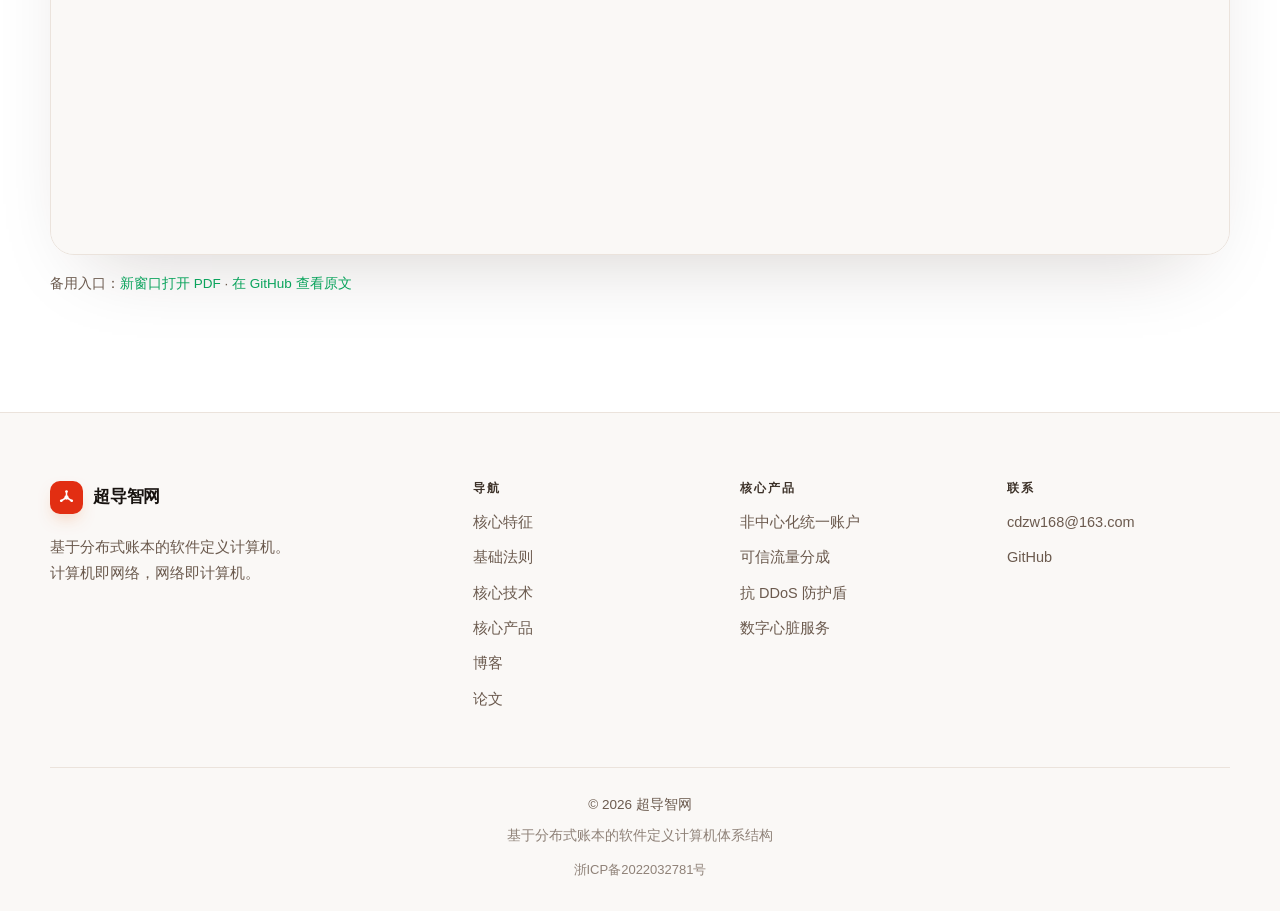
<file: papers.html>
<!DOCTYPE html>
<html lang="zh-CN" data-theme="dark">
<head>
<meta charset="UTF-8">
<meta name="viewport" content="width=device-width, initial-scale=1">
<title>论文 | 超导智网</title>
<meta name="description" content="超导智网论文清单：《单式协同记账法——一种基于分布式账本技术的可以防止财务造假的记账方法》，支持在本页直接阅读 PDF 全文。">
<meta name="theme-color" content="#05080f" media="(prefers-color-scheme: dark)">
<meta name="theme-color" content="#ffffff" media="(prefers-color-scheme: light)">
<meta name="color-scheme" content="dark light">
<link rel="canonical" href="https://cdzw.cn/papers.html">

<meta property="og:title" content="论文 | 超导智网">
<meta property="og:description" content="超导智网论文清单，提供 PDF 全文在线阅读。">
<meta property="og:type" content="website">
<meta property="og:url" content="https://cdzw.cn/papers.html">

<link rel="icon" href="data:image/svg+xml,<svg xmlns='http://www.w3.org/2000/svg' viewBox='0 0 32 32'><rect width='32' height='32' rx='8' fill='%2305080f'/><path d='M16 16V7M16 16l8 5M16 16l-8 5' stroke='%23ea580c' stroke-width='1.6'/><circle cx='16' cy='16' r='3.4' fill='%2300ff9d'/><circle cx='16' cy='7' r='2.1' fill='%23ea580c'/><circle cx='24' cy='21' r='2.1' fill='%23ea580c'/><circle cx='8' cy='21' r='2.1' fill='%23ea580c'/></svg>">

<script>
(function () {
  var d = document.documentElement;
  d.classList.add('js');
  var t = null;
  try { t = localStorage.getItem('cdzw-theme'); } catch (e) {}
  if (t !== 'light' && t !== 'dark') {
    var m = window.matchMedia && window.matchMedia('(prefers-color-scheme: light)');
    t = (m && m.matches) ? 'light' : 'dark';
  }
  d.setAttribute('data-theme', t);
})();
</script>

<link rel="stylesheet" href="style.css?v=20261118d">
</head>
<body>

<a class="skip" href="#main">跳到主要内容</a>

<svg xmlns="http://www.w3.org/2000/svg" class="sprite" aria-hidden="true" focusable="false">
  <symbol id="i-arrow" viewBox="0 0 24 24"><path d="M4.6 12h14.2M13 6.2l5.8 5.8-5.8 5.8"/></symbol>
  <symbol id="i-arrow-back" viewBox="0 0 24 24"><path d="M19.4 12H5.2M11 5.8 5.2 12l5.8 6.2"/></symbol>
  <symbol id="i-arrow-up" viewBox="0 0 24 24"><path d="M12 19V5.4M6.2 11.2 12 5.4l5.8 5.8"/></symbol>
  <symbol id="i-sun" viewBox="0 0 24 24"><circle cx="12" cy="12" r="4.2"/><path d="M12 2.4v2.4M12 19.2v2.4M4.2 4.2l1.7 1.7M18.1 18.1l1.7 1.7M2.4 12h2.4M19.2 12h2.4M4.2 19.8l1.7-1.7M18.1 5.9l1.7-1.7"/></symbol>
  <symbol id="i-moon" viewBox="0 0 24 24"><path d="M20.4 14.3A8.6 8.6 0 0 1 9.7 3.6a8.6 8.6 0 1 0 10.7 10.7z"/></symbol>
  <symbol id="i-github" viewBox="0 0 24 24"><path d="M9.2 20.4c-4 1.2-4-2-5.6-2.4m11.2 4.6v-3.5c0-1 .1-1.4-.5-2 2.3-.2 4.7-1.2 4.7-5.2a4 4 0 0 0-1.1-2.8 3.7 3.7 0 0 0-.1-2.8s-.9-.3-2.9 1.1a10.2 10.2 0 0 0-5.4 0C7.5 6 6.6 6.3 6.6 6.3a3.7 3.7 0 0 0-.1 2.8A4 4 0 0 0 5.4 12c0 3.9 2.4 5 4.7 5.2-.6.6-.6 1.2-.5 2v3.4"/></symbol>
  <symbol id="i-mail" viewBox="0 0 24 24"><rect x="2.6" y="4.6" width="18.8" height="14.8" rx="2.4"/><path d="M3.4 6.6 12 12.9l8.6-6.3"/></symbol>
  <symbol id="i-doc" viewBox="0 0 24 24"><path d="M6 2.8h7.6L19 8.4v12.8H6z"/><path d="M13.4 2.8v5.8H19M8.8 12.6h6M8.8 16.2h6"/></symbol>
  <symbol id="i-clock" viewBox="0 0 24 24"><circle cx="12" cy="12" r="8.6"/><path d="M12 7.4V12l3.2 2"/></symbol>
</svg>

<header class="nav" id="nav">
  <div class="nav__progress" aria-hidden="true"><div class="container nav__progress__track"><span id="navProgress"></span></div></div>

  <div class="container nav__inner">
    <a class="logo" href="index.html" aria-label="超导智网首页">
      <span class="logo__mark">
        <svg viewBox="0 0 24 24" fill="none" stroke="currentColor" stroke-width="1.9" stroke-linecap="round" stroke-linejoin="round" aria-hidden="true">
          <path d="M12 12V4.4M12 12l6.6 4.1M12 12l-6.6 4.1"/>
          <circle cx="12" cy="12" r="2.7" fill="currentColor" stroke="none"/>
          <circle cx="12" cy="4.4" r="1.7" fill="currentColor" stroke="none"/>
          <circle cx="18.6" cy="16.1" r="1.7" fill="currentColor" stroke="none"/>
          <circle cx="5.4" cy="16.1" r="1.7" fill="currentColor" stroke="none"/>
        </svg>
      </span>
      超导智网
    </a>

    <nav class="nav__links" id="navLinks" aria-label="主导航">
      <a href="index.html">首页</a>
      <a href="index.html#features">核心特征</a>
      <a href="index.html#law">基础法则</a>
      <a href="index.html#tech">核心技术</a>
      <a href="index.html#products">核心产品</a>
      <a href="blog.html">博客</a>
      <a href="papers.html" class="is-active">论文</a>
      <a href="index.html#contact">联系我们</a>
    </nav>

    <div class="nav__actions">
      <a class="nav__gh" href="https://github.com/cdzwlab" target="_blank" rel="noopener noreferrer" aria-label="GitHub 组织" title="GitHub 组织">
        <svg class="ico" aria-hidden="true"><use href="#i-github"/></svg>
      </a>

      <button class="theme-toggle" id="themeToggle" type="button" aria-label="切换深色 / 浅色主题">
        <svg class="ico theme-toggle__sun" aria-hidden="true"><use href="#i-sun"/></svg>
        <svg class="ico theme-toggle__moon" aria-hidden="true"><use href="#i-moon"/></svg>
      </button>

      <a class="btn btn--primary btn--sm nav__cta" href="index.html#contact">开始了解</a>

      <button class="nav__toggle" id="navToggle" type="button" aria-label="打开菜单" aria-expanded="false" aria-controls="navLinks">
        <span></span><span></span><span></span>
      </button>
    </div>
  </div>
</header>

<main id="main">
  <section class="page-head">
    <div class="hero__bg" aria-hidden="true">
      <span class="hero__grid"></span>
      <span class="hero__glow hero__glow--a"></span>
      <span class="hero__glow hero__glow--b"></span>
    </div>
    <div class="container page-head__inner">
      <span class="eyebrow">论文</span>
      <h1>论文</h1>
      <p class="lede">围绕分布式账本、软件定义计算机与记账法的研究论文，可在页面内直接阅读 PDF 全文。</p>
    </div>
  </section>

  <section class="section section--flush">
    <div class="container">
      <p class="list-count">共 1 篇</p>
      <div class="paper-list">
        <article class="paper">
          <div class="paper__main">
            <p class="paper__kicker">分布式账本 · 记账法</p>
            <h2 class="paper__title"><a href="https://github.com/cdzwlab/papers/blob/main/bookeeping/%E5%8D%95%E5%BC%8F%E5%8D%8F%E5%90%8C%E8%AE%B0%E8%B4%A6%E6%B3%95%EF%BC%9A%E4%B8%80%E7%A7%8D%E5%9F%BA%E4%BA%8E%E5%88%86%E5%B8%83%E5%BC%8F%E8%B4%A6%E6%9C%AC%E6%8A%80%E6%9C%AF%E7%9A%84%E5%8F%AF%E4%BB%A5%E9%98%B2%E6%AD%A2%E8%B4%A2%E5%8A%A1%E9%80%A0%E5%81%87%E7%9A%84%E8%AE%B0%E8%B4%A6%E6%96%B9%E6%B3%95.pdf" target="_blank" rel="noopener noreferrer">单式协同记账法：一种基于分布式账本技术的可以防止财务造假的记账方法</a></h2>
            <p class="paper__sub">Single entry collaborative bookkeeping: a bookkeeping method that can prevent financial fraud based on distributed ledger technology</p>
            <p class="paper__meta"><span>黄立峰</span><span>PDF · 446 KB</span><span>书内章节</span></p>
          </div>
          <div class="paper__actions">
            <a class="btn btn--primary btn--sm" href="#paper-reader">在线阅读</a>
            <a class="btn btn--ghost btn--sm" href="papers/single-entry-collaborative-bookkeeping.pdf" download>下载 PDF</a>
            <a class="btn btn--ghost btn--sm" href="https://github.com/cdzwlab/papers/blob/main/bookeeping/%E5%8D%95%E5%BC%8F%E5%8D%8F%E5%90%8C%E8%AE%B0%E8%B4%A6%E6%B3%95%EF%BC%9A%E4%B8%80%E7%A7%8D%E5%9F%BA%E4%BA%8E%E5%88%86%E5%B8%83%E5%BC%8F%E8%B4%A6%E6%9C%AC%E6%8A%80%E6%9C%AF%E7%9A%84%E5%8F%AF%E4%BB%A5%E9%98%B2%E6%AD%A2%E8%B4%A2%E5%8A%A1%E9%80%A0%E5%81%87%E7%9A%84%E8%AE%B0%E8%B4%A6%E6%96%B9%E6%B3%95.pdf" target="_blank" rel="noopener noreferrer">GitHub 原文</a>
          </div>
        </article>
      </div>
    </div>
  </section>

  <section class="section" id="paper-reader">
    <div class="container">
      <div class="section-head">
        <span class="eyebrow">全文</span>
        <h2>在线阅读</h2>
        <p>《单式协同记账法》PDF 全文直接嵌入本页，可滚动翻阅、缩放与打印；若浏览器不支持内嵌 PDF，请使用下方备用链接。</p>
      </div>
      <div class="paper-reader__frame">
        <iframe src="papers/single-entry-collaborative-bookkeeping.pdf" title="《单式协同记账法》PDF 全文" loading="lazy"></iframe>
      </div>
      <p class="paper-reader__note">
        备用入口：<a href="papers/single-entry-collaborative-bookkeeping.pdf" target="_blank" rel="noopener noreferrer">新窗口打开 PDF</a>
        · <a href="https://github.com/cdzwlab/papers/blob/main/bookeeping/%E5%8D%95%E5%BC%8F%E5%8D%8F%E5%90%8C%E8%AE%B0%E8%B4%A6%E6%B3%95%EF%BC%9A%E4%B8%80%E7%A7%8D%E5%9F%BA%E4%BA%8E%E5%88%86%E5%B8%83%E5%BC%8F%E8%B4%A6%E6%9C%AC%E6%8A%80%E6%9C%AF%E7%9A%84%E5%8F%AF%E4%BB%A5%E9%98%B2%E6%AD%A2%E8%B4%A2%E5%8A%A1%E9%80%A0%E5%81%87%E7%9A%84%E8%AE%B0%E8%B4%A6%E6%96%B9%E6%B3%95.pdf" target="_blank" rel="noopener noreferrer">在 GitHub 查看原文</a>
      </p>
    </div>
  </section>
</main>

<footer class="footer">
  <div class="container">
    <div class="footer__top">
      <div class="footer__brand">
        <a class="logo" href="index.html">
          <span class="logo__mark">
            <svg viewBox="0 0 24 24" fill="none" stroke="currentColor" stroke-width="1.9" stroke-linecap="round" stroke-linejoin="round" aria-hidden="true">
              <path d="M12 12V4.4M12 12l6.6 4.1M12 12l-6.6 4.1"/>
              <circle cx="12" cy="12" r="2.7" fill="currentColor" stroke="none"/>
              <circle cx="12" cy="4.4" r="1.7" fill="currentColor" stroke="none"/>
              <circle cx="18.6" cy="16.1" r="1.7" fill="currentColor" stroke="none"/>
              <circle cx="5.4" cy="16.1" r="1.7" fill="currentColor" stroke="none"/>
            </svg>
          </span>
          超导智网
        </a>
        <p>基于分布式账本的软件定义计算机。<br>计算机即网络，网络即计算机。</p>
      </div>

      <div class="footer__col">
        <h4>导航</h4>
        <a href="index.html#features">核心特征</a>
        <a href="index.html#law">基础法则</a>
        <a href="index.html#tech">核心技术</a>
        <a href="index.html#products">核心产品</a>
        <a href="blog.html">博客</a>
        <a href="papers.html">论文</a>
      </div>

      <div class="footer__col">
        <h4>核心产品</h4>
        <a href="index.html#products">非中心化统一账户</a>
        <a href="index.html#products">可信流量分成</a>
        <a href="index.html#products">抗 DDoS 防护盾</a>
        <a href="index.html#products">数字心脏服务</a>
      </div>

      <div class="footer__col">
        <h4>联系</h4>
        <a href="mailto:cdzw168@163.com">cdzw168@163.com</a>
        <a href="https://github.com/cdzwlab/cdzwlab.github.io" target="_blank" rel="noopener noreferrer">GitHub</a>
      </div>
    </div>

    <div class="footer__bottom">
      <p>© <span id="year">2026</span> 超导智网</p>
      <p class="footer__meta">基于分布式账本的软件定义计算机体系结构</p>
    </div>
    <p class="footer__icp"><a href="https://beian.miit.gov.cn/" target="_blank" rel="noopener noreferrer">浙ICP备2022032781号</a></p>
  </div>
</footer>

<button class="to-top" id="toTop" type="button" aria-label="回到顶部">
  <svg class="ico" aria-hidden="true"><use href="#i-arrow-up"/></svg>
</button>

<script src="script.js" defer></script>
</body>
</html>
</file>
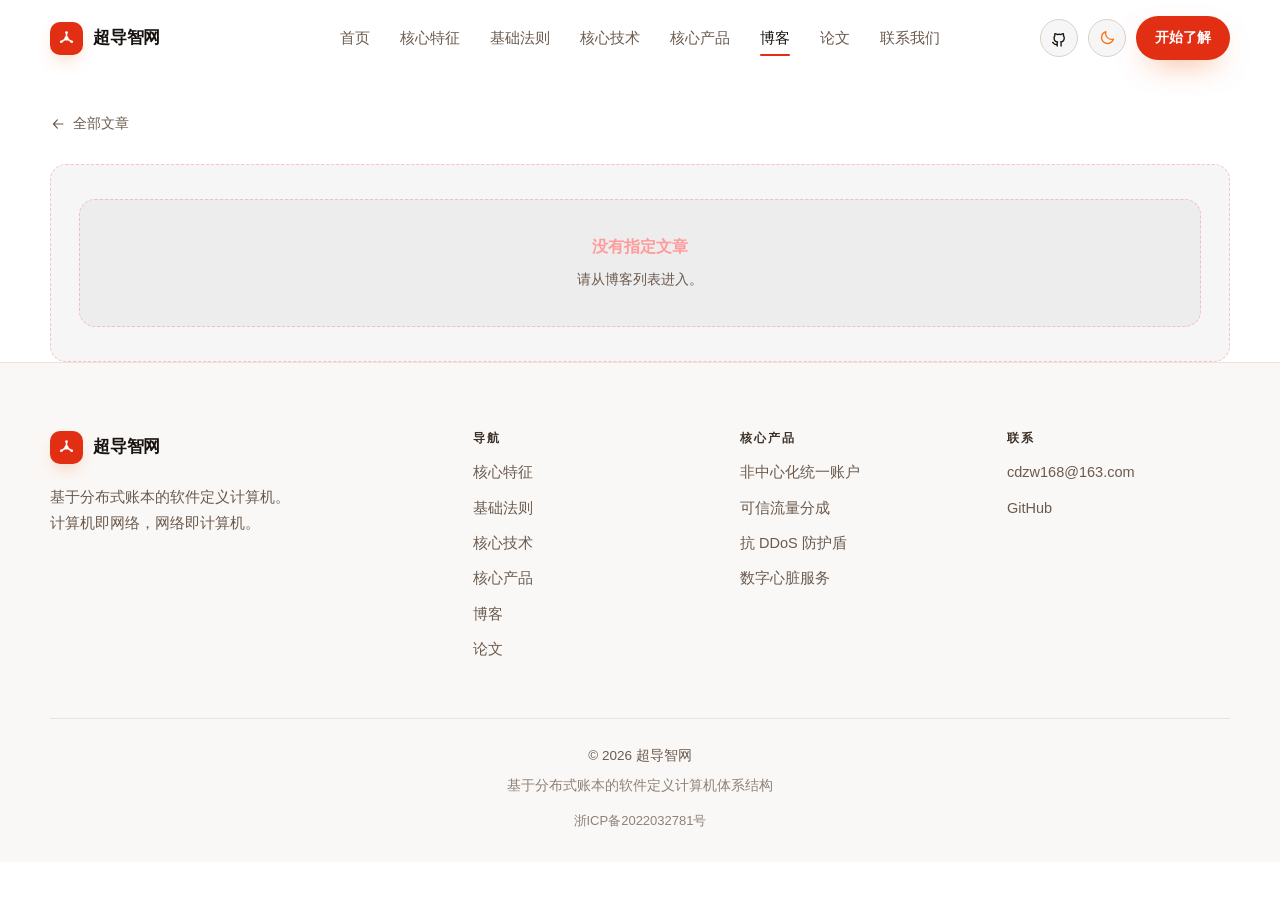
<file: post.html>
<!DOCTYPE html>
<html lang="zh-CN" data-theme="dark">
<head>
<meta charset="UTF-8">
<meta name="viewport" content="width=device-width, initial-scale=1">
<title>文章 | 超导智网</title>
<meta name="description" content="超导智网的文章。">
<meta name="theme-color" content="#05080f" media="(prefers-color-scheme: dark)">
<meta name="theme-color" content="#ffffff" media="(prefers-color-scheme: light)">
<meta name="color-scheme" content="dark light">
<!-- 静态兜底指向列表页；文章载入后由 blog.js 改写为该文章自己的规范链接 -->
<link rel="canonical" href="https://cdzw.cn/blog.html">
<link rel="icon" href="data:image/svg+xml,<svg xmlns='http://www.w3.org/2000/svg' viewBox='0 0 32 32'><rect width='32' height='32' rx='8' fill='%2305080f'/><path d='M16 16V7M16 16l8 5M16 16l-8 5' stroke='%23ea580c' stroke-width='1.6'/><circle cx='16' cy='16' r='3.4' fill='%2300ff9d'/><circle cx='16' cy='7' r='2.1' fill='%23ea580c'/><circle cx='24' cy='21' r='2.1' fill='%23ea580c'/><circle cx='8' cy='21' r='2.1' fill='%23ea580c'/></svg>">

<script>
(function () {
  var d = document.documentElement;
  d.classList.add('js');
  var t = null;
  try { t = localStorage.getItem('cdzw-theme'); } catch (e) {}
  if (t !== 'light' && t !== 'dark') {
    var m = window.matchMedia && window.matchMedia('(prefers-color-scheme: light)');
    t = (m && m.matches) ? 'light' : 'dark';
  }
  d.setAttribute('data-theme', t);
})();
</script>

<link rel="stylesheet" href="style.css?v=20261118d">
</head>
<body>

<a class="skip" href="#main">跳到主要内容</a>

<svg xmlns="http://www.w3.org/2000/svg" class="sprite" aria-hidden="true" focusable="false">
  <symbol id="i-arrow" viewBox="0 0 24 24"><path d="M4.6 12h14.2M13 6.2l5.8 5.8-5.8 5.8"/></symbol>
  <symbol id="i-arrow-back" viewBox="0 0 24 24"><path d="M19.4 12H5.2M11 5.8 5.2 12l5.8 6.2"/></symbol>
  <symbol id="i-arrow-up" viewBox="0 0 24 24"><path d="M12 19V5.4M6.2 11.2 12 5.4l5.8 5.8"/></symbol>
  <symbol id="i-sun" viewBox="0 0 24 24"><circle cx="12" cy="12" r="4.2"/><path d="M12 2.4v2.4M12 19.2v2.4M4.2 4.2l1.7 1.7M18.1 18.1l1.7 1.7M2.4 12h2.4M19.2 12h2.4M4.2 19.8l1.7-1.7M18.1 5.9l1.7-1.7"/></symbol>
  <symbol id="i-moon" viewBox="0 0 24 24"><path d="M20.4 14.3A8.6 8.6 0 0 1 9.7 3.6a8.6 8.6 0 1 0 10.7 10.7z"/></symbol>
  <symbol id="i-github" viewBox="0 0 24 24"><path d="M9.2 20.4c-4 1.2-4-2-5.6-2.4m11.2 4.6v-3.5c0-1 .1-1.4-.5-2 2.3-.2 4.7-1.2 4.7-5.2a4 4 0 0 0-1.1-2.8 3.7 3.7 0 0 0-.1-2.8s-.9-.3-2.9 1.1a10.2 10.2 0 0 0-5.4 0C7.5 6 6.6 6.3 6.6 6.3a3.7 3.7 0 0 0-.1 2.8A4 4 0 0 0 5.4 12c0 3.9 2.4 5 4.7 5.2-.6.6-.6 1.2-.5 2v3.4"/></symbol>
  <symbol id="i-mail" viewBox="0 0 24 24"><rect x="2.6" y="4.6" width="18.8" height="14.8" rx="2.4"/><path d="M3.4 6.6 12 12.9l8.6-6.3"/></symbol>
  <symbol id="i-doc" viewBox="0 0 24 24"><path d="M6 2.8h7.6L19 8.4v12.8H6z"/><path d="M13.4 2.8v5.8H19M8.8 12.6h6M8.8 16.2h6"/></symbol>
  <symbol id="i-clock" viewBox="0 0 24 24"><circle cx="12" cy="12" r="8.6"/><path d="M12 7.4V12l3.2 2"/></symbol>
</svg>

<header class="nav" id="nav">
  <div class="nav__progress" aria-hidden="true"><div class="container nav__progress__track"><span id="navProgress"></span></div></div>

  <div class="container nav__inner">
    <a class="logo" href="index.html" aria-label="超导智网首页">
      <span class="logo__mark">
        <svg viewBox="0 0 24 24" fill="none" stroke="currentColor" stroke-width="1.9" stroke-linecap="round" stroke-linejoin="round" aria-hidden="true">
          <path d="M12 12V4.4M12 12l6.6 4.1M12 12l-6.6 4.1"/>
          <circle cx="12" cy="12" r="2.7" fill="currentColor" stroke="none"/>
          <circle cx="12" cy="4.4" r="1.7" fill="currentColor" stroke="none"/>
          <circle cx="18.6" cy="16.1" r="1.7" fill="currentColor" stroke="none"/>
          <circle cx="5.4" cy="16.1" r="1.7" fill="currentColor" stroke="none"/>
        </svg>
      </span>
      超导智网
    </a>

    <nav class="nav__links" id="navLinks" aria-label="主导航">
      <a href="index.html">首页</a>
      <a href="index.html#features">核心特征</a>
      <a href="index.html#law">基础法则</a>
      <a href="index.html#tech">核心技术</a>
      <a href="index.html#products">核心产品</a>
      <a href="blog.html" class="is-active">博客</a>
      <a href="papers.html">论文</a>
      <a href="index.html#contact">联系我们</a>
    </nav>

    <div class="nav__actions">
      <a class="nav__gh" href="https://github.com/cdzwlab" target="_blank" rel="noopener noreferrer" aria-label="GitHub 组织" title="GitHub 组织">
        <svg class="ico" aria-hidden="true"><use href="#i-github"/></svg>
      </a>

      <button class="theme-toggle" id="themeToggle" type="button" aria-label="切换深色 / 浅色主题">
        <svg class="ico theme-toggle__sun" aria-hidden="true"><use href="#i-sun"/></svg>
        <svg class="ico theme-toggle__moon" aria-hidden="true"><use href="#i-moon"/></svg>
      </button>

      <a class="btn btn--primary btn--sm nav__cta" href="index.html#contact">开始了解</a>

      <button class="nav__toggle" id="navToggle" type="button" aria-label="打开菜单" aria-expanded="false" aria-controls="navLinks">
        <span></span><span></span><span></span>
      </button>
    </div>
  </div>
</header>

<main id="main">
  <div class="container container--post">
    <a class="back-link" href="blog.html">
      <svg class="ico" aria-hidden="true"><use href="#i-arrow-back"/></svg>
      全部文章
    </a>

    <div id="postStatus" class="state state--loading" aria-live="polite">正在载入文章…</div>

    <div class="post-layout">
      <article class="post" id="post" hidden>
        <header class="post__header" id="postHeader"></header>
        <div class="post__body prose" id="postBody"></div>
      </article>

      <aside class="toc" id="postToc" hidden aria-label="目录">
        <p class="toc__title">目录</p>
        <ol class="toc__list" id="tocList"></ol>
      </aside>
    </div>

    <nav class="post-pager" id="postPager" aria-label="上一篇 / 下一篇" hidden></nav>
  </div>
</main>

<footer class="footer">
  <div class="container">
    <div class="footer__top">
      <div class="footer__brand">
        <a class="logo" href="index.html">
          <span class="logo__mark">
            <svg viewBox="0 0 24 24" fill="none" stroke="currentColor" stroke-width="1.9" stroke-linecap="round" stroke-linejoin="round" aria-hidden="true">
              <path d="M12 12V4.4M12 12l6.6 4.1M12 12l-6.6 4.1"/>
              <circle cx="12" cy="12" r="2.7" fill="currentColor" stroke="none"/>
              <circle cx="12" cy="4.4" r="1.7" fill="currentColor" stroke="none"/>
              <circle cx="18.6" cy="16.1" r="1.7" fill="currentColor" stroke="none"/>
              <circle cx="5.4" cy="16.1" r="1.7" fill="currentColor" stroke="none"/>
            </svg>
          </span>
          超导智网
        </a>
        <p>基于分布式账本的软件定义计算机。<br>计算机即网络，网络即计算机。</p>
      </div>

      <div class="footer__col">
        <h4>导航</h4>
        <a href="index.html#features">核心特征</a>
        <a href="index.html#law">基础法则</a>
        <a href="index.html#tech">核心技术</a>
        <a href="index.html#products">核心产品</a>
        <a href="blog.html">博客</a>
        <a href="papers.html">论文</a>
      </div>

      <div class="footer__col">
        <h4>核心产品</h4>
        <a href="index.html#products">非中心化统一账户</a>
        <a href="index.html#products">可信流量分成</a>
        <a href="index.html#products">抗 DDoS 防护盾</a>
        <a href="index.html#products">数字心脏服务</a>
      </div>

      <div class="footer__col">
        <h4>联系</h4>
        <a href="mailto:cdzw168@163.com">cdzw168@163.com</a>
        <a href="https://github.com/cdzwlab/cdzwlab.github.io" target="_blank" rel="noopener noreferrer">GitHub</a>
      </div>
    </div>

    <div class="footer__bottom">
      <p>© <span id="year">2026</span> 超导智网</p>
      <p class="footer__meta">基于分布式账本的软件定义计算机体系结构</p>
    </div>
    <p class="footer__icp"><a href="https://beian.miit.gov.cn/" target="_blank" rel="noopener noreferrer">浙ICP备2022032781号</a></p>
  </div>
</footer>

<button class="to-top" id="toTop" type="button" aria-label="回到顶部">
  <svg class="ico" aria-hidden="true"><use href="#i-arrow-up"/></svg>
</button>

<script src="script.js" defer></script>
<script src="md.js" defer></script>
<script src="blog.js" defer></script>
</body>
</html>
</file>
<file: style.css>
/* ===================================================
   超导智网 cdzw.ai — 官网样式
   深色 / 浅色双主题 · 设计令牌驱动
   =================================================== */

/* ---------- 设计令牌：深色（默认） ---------- */
:root {
  color-scheme: dark;

  /* 配色取自 blockcell（webui/src/globals.css + tailwind.config.ts）
     深色：极深藏青底 hsl(222 47% 4%) + 橙主色 #ea580c + 霓虹薄荷绿 --cyber #00ff9d */
  --bg:            #05080f;
  --bg-2:          #0a1020;
  --bg-soft:       #0a1020;
  --nav-bg:        rgba(5, 8, 15, .82);
  --nav-panel:     rgba(6, 10, 20, .97);

  --surface:       rgba(148,163,184,.08);
  --surface-hi:    rgba(148,163,184,.13);
  --card-bg:       #0f1729;

  --border:        #1d283a;
  --border-strong: #2a3646;

  --text:          #f8fafc;
  --text-2:        #cbd5e1;
  --muted:         #94a3b8;

  --accent:        #ea580c;
  --accent-2:      #00ff9d;
  --accent-2-ink:  #00ff9d;   /* 正文链接用；暗底上本就够亮，无需分档 */
  --accent-3:      #f97316;
  --brand:         #ea580c;   /* 纯橙，对应 blockcell 的 primary / rust */
  --on-accent:     #ffffff;   /* 纯色底上用白字，与 blockcell 的 bg-rust text-white 一致 */

  --spot:          rgba(0, 255, 157, .10);
  --ring:          rgba(0, 255, 157, .24);
  --glow-a:        rgba(234, 88, 12, .26);
  --glow-b:        rgba(0, 255, 157, .18);
  --grid-line:     rgba(148, 163, 184, .07);

  --shadow:        0 24px 60px -30px rgba(0,0,0,.9);
  --shadow-lg:     0 40px 90px -42px rgba(0,0,0,1);
  --shadow-accent: 0 26px 60px -32px rgba(234, 88, 12, .55);

  --radius:        16px;
  --radius-lg:     24px;
  --max:           1180px;

  --font: "Inter", -apple-system, BlinkMacSystemFont, "Segoe UI", Roboto,
          "PingFang SC", "HarmonyOS Sans SC", "Hiragino Sans GB",
          "Microsoft YaHei", "Noto Sans SC", sans-serif;
  --mono: ui-monospace, SFMono-Regular, "SF Mono", Menlo, Consolas, monospace;

  --ease: cubic-bezier(.22, 1, .36, 1);
}

/* ---------- 设计令牌：浅色 ---------- */
[data-theme="light"] {
  color-scheme: light;

  /* 浅色：白底 + 明亮橙红。
     主色是在白底上"扫"出来的最亮橙红：色相 8°、饱和 85%、明度 48%
     → #e22e12，对比度 4.53:1，刚好达标但比 rust.dark 鲜亮得多。
     文字用近黑偏暖的棕黑而不是中性灰，避免整页发灰。 */
  --bg:            #ffffff;
  --bg-2:          #faf8f6;
  --bg-soft:       #faf8f6;
  --nav-bg:        rgba(255, 255, 255, .85);
  --nav-panel:     rgba(255, 255, 255, .98);

  --surface:       rgba(23, 18, 15, .035);
  --surface-hi:    rgba(23, 18, 15, .06);
  --card-bg:       #ffffff;

  --border:        #ebe3dc;
  --border-strong: #dbcfc5;

  --text:          #17120f;
  --text-2:        #3d3229;
  --muted:         #6b5a4e;

  --accent:        #e22e12;
  /* 绿色按用途分两档。白底上要达 4.5:1，亮度上限就在原 #18865c 附近
     （实测最亮只能到 #008a17，亮度仅高 1.2%，肉眼无差别），
     所以「更亮的绿」只能靠放松对比度换：
       --accent-2      装饰用（图标 / 圆点 / 图形 / 标签）3.28:1，明快
       --accent-2-ink  正文链接用 4.64:1，保证长文阅读 */
  --accent-2:      #0aa35c;
  --accent-2-ink:  #09864c;
  --accent-3:      #f97316;
  --brand:         #e22e12;
  --on-accent:     #ffffff;

  --spot:          rgba(226, 46, 18, .07);
  --ring:          rgba(226, 46, 18, .22);
  --glow-a:        rgba(226, 46, 18, .13);
  --glow-b:        rgba(24, 134, 92, .10);
  --grid-line:     rgba(23, 18, 15, .06);

  --shadow:        0 20px 50px -28px rgba(40, 20, 12, .16);
  --shadow-lg:     0 36px 80px -40px rgba(40, 20, 12, .22);
  --shadow-accent: 0 26px 56px -30px rgba(226, 46, 18, .32);
}

/* ---------- 基础 ---------- */
*, *::before, *::after { box-sizing: border-box; }

html {
  scroll-behavior: smooth;
  scroll-padding-top: 96px;
  -webkit-text-size-adjust: 100%;
}

body {
  margin: 0;
  background: var(--bg);
  color: var(--text);
  font-family: var(--font);
  font-size: 16px;
  line-height: 1.68;
  -webkit-font-smoothing: antialiased;
  -moz-osx-font-smoothing: grayscale;
  overflow-x: hidden;
  transition: background-color .35s ease, color .35s ease;
}

h1, h2, h3, h4 {
  margin: 0;
  line-height: 1.18;
  letter-spacing: -.022em;
  font-weight: 800;
  text-wrap: balance;
}
p { margin: 0; }
a { color: inherit; }
img, svg { display: block; }
button { font: inherit; color: inherit; }

::selection { background: rgba(226,46,18,.30); color: var(--text); }

:focus-visible {
  outline: 2px solid var(--accent-2);
  outline-offset: 3px;
  border-radius: 6px;
}

.sprite { display: none; }

.ico {
  width: 18px;
  height: 18px;
  flex: none;
  fill: none;
  stroke: currentColor;
  stroke-width: 1.8;
  stroke-linecap: round;
  stroke-linejoin: round;
}

/* ---------- 无障碍 ---------- */
.skip {
  position: fixed;
  top: 10px;
  left: 10px;
  z-index: 200;
  padding: 10px 18px;
  border-radius: 10px;
  background: var(--accent);
  color: var(--on-accent);
  font-size: 14px;
  font-weight: 600;
  text-decoration: none;
  transform: translateY(-160%);
  transition: transform .25s var(--ease);
}
.skip:focus { transform: none; }

/* ---------- 布局 ---------- */
.container {
  width: min(100% - 48px, var(--max));
  margin-inline: auto;
}

.section { position: relative; padding: 116px 0; }

.section--soft {
  background: var(--bg-soft);
  border-top: 1px solid var(--border);
  border-bottom: 1px solid var(--border);
}

.section-head {
  max-width: 720px;
  margin-bottom: 60px;
}
.section-head h2,
.cta__text h2 {
  font-size: clamp(28px, 3.6vw, 42px);
}

.eyebrow {
  display: inline-flex;
  align-items: center;
  gap: 9px;
  margin-bottom: 16px;
  font-size: 12px;
  font-weight: 700;
  letter-spacing: .18em;
  text-transform: uppercase;
  color: var(--accent-2);
}
.eyebrow::before {
  content: "";
  width: 20px;
  height: 1px;
  background: currentColor;
  opacity: .6;
}

.lede {
  margin-top: 20px;
  font-size: 16.5px;
  line-height: 1.78;
  color: var(--muted);
}

.grad { color: var(--accent); }

/* ---------- 按钮 ---------- */
.btn {
  position: relative;
  display: inline-flex;
  align-items: center;
  justify-content: center;
  gap: 9px;
  padding: 13px 25px;
  border: 1px solid transparent;
  border-radius: 999px;
  font-size: 15px;
  font-weight: 600;
  text-decoration: none;
  cursor: pointer;
  white-space: nowrap;
  transition: transform .25s var(--ease), box-shadow .25s ease,
              background .25s ease, border-color .25s ease, color .25s ease;
}

.btn--primary {
  background: var(--brand);
  color: var(--on-accent);
  box-shadow: 0 12px 32px -14px rgba(234,88,12,.7);
}
.btn--primary:hover {
  transform: translateY(-2px);
  background-position: 100% 0;
  box-shadow: var(--shadow-accent);
}

.btn--ghost {
  background: var(--surface);
  border-color: var(--border-strong);
  color: var(--text);
}
.btn--ghost:hover {
  background: var(--surface-hi);
  border-color: var(--accent);
  transform: translateY(-2px);
}

.btn--sm { padding: 9px 18px; font-size: 14px; }
.btn .ico { transition: transform .25s var(--ease); }
.btn:hover .ico { transform: translateX(3px); }

/* ---------- Logo ---------- */
.logo {
  display: inline-flex;
  align-items: center;
  gap: 10px;
  font-size: 17px;
  font-weight: 800;
  letter-spacing: -.01em;
  color: var(--text);
  text-decoration: none;
}
.logo__mark {
  width: 33px;
  height: 33px;
  flex: none;
  display: grid;
  place-items: center;
  border-radius: 10px;
  background: var(--brand);
  color: var(--on-accent);
  box-shadow: 0 8px 20px -10px rgba(234,88,12,.8);
}
.logo__mark svg { width: 19px; height: 19px; }

/* ===================================================
   导航
   =================================================== */
.nav {
  position: fixed;
  inset: 0 0 auto 0;
  z-index: 90;
  border-bottom: 1px solid transparent;
  transition: background .3s ease, border-color .3s ease;
}
.nav.is-scrolled {
  background: var(--nav-bg);
  backdrop-filter: blur(16px) saturate(150%);
  -webkit-backdrop-filter: blur(16px) saturate(150%);
  border-bottom-color: var(--border);
}

.nav__progress {
  position: absolute;
  inset: auto 0 0 0;
  height: 2px;
  background: transparent;
  pointer-events: none;
}
/* 轨道必须与导航内容同宽（.container → min(100% - 48px, var(--max))）。
   不套 .container 时它是整个窗口宽：左端越过 logo 122.5px，
   滚到底时红边停在 1425px，越过「联系我们」右缘 122.5px ——
   于是红边与导航里任何一栏都对不齐。 */
.nav__progress__track { height: 100%; }
.nav__progress span {
  display: block;
  height: 100%;
  width: 0;
  background: var(--brand);
  transition: width .12s linear;
}

.nav__inner {
  /* 三栏 grid：logo | 主导航 | 操作区。
     两侧各 1fr，中间栏因此精确居中。
     显式指定 grid-column 是必要的 —— 移动端链接会变绝对定位脱离文档流，
     若靠自动排布，操作区会掉进中间栏。 */
  display: grid;
  /* 必须用 minmax(0, 1fr)：纯 1fr 的最小尺寸是 auto，两侧栏会被各自
     内容宽度撑得不等宽，中间栏就会偏离中心（实测偏左约 36px）。 */
  grid-template-columns: minmax(0, 1fr) auto minmax(0, 1fr);
  align-items: center;
  gap: 24px;
  height: 76px;
  transition: height .3s ease;
}
.nav__inner > .logo { grid-column: 1; justify-self: start; }
.nav.is-scrolled .nav__inner { height: 66px; }

.nav__links {
  grid-column: 2;
  display: flex;
  justify-content: center;
  gap: 30px;
}
.nav__links a {
  position: relative;
  font-size: 14.5px;
  font-weight: 500;
  color: var(--muted);
  text-decoration: none;
  transition: color .2s ease;
}
.nav__links a::after {
  content: "";
  position: absolute;
  left: 0;
  right: 0;
  bottom: -6px;
  height: 2px;
  border-radius: 2px;
  background: var(--brand);
  transform: scaleX(0);
  transform-origin: left;
  transition: transform .28s var(--ease);
}
.nav__links a:hover { color: var(--text); }
.nav__links a:hover::after { transform: scaleX(1); }
.nav__links a.is-active { color: var(--text); }
.nav__links a.is-active::after { transform: scaleX(1); }

.nav__actions {
  grid-column: 3;
  display: flex;
  align-items: center;
  justify-content: flex-end;
  gap: 10px;
}

/* ---------- 主题切换 ---------- */
.theme-toggle {
  position: relative;
  width: 38px;
  height: 38px;
  flex: none;
  display: grid;
  place-items: center;
  border: 1px solid var(--border-strong);
  border-radius: 50%;
  background: var(--surface);
  cursor: pointer;
  transition: background .2s ease, border-color .2s ease, transform .2s var(--ease);
}
.theme-toggle:hover {
  background: var(--surface-hi);
  border-color: var(--accent);
  transform: translateY(-1px);
}
.nav__gh {
  width: 38px;
  height: 38px;
  flex: none;
  display: grid;
  place-items: center;
  border: 1px solid var(--border-strong);
  border-radius: 50%;
  background: var(--surface);
  color: var(--text);
  text-decoration: none;
  transition: background .2s ease, border-color .2s ease, transform .2s var(--ease);
}
.nav__gh:hover {
  background: var(--surface-hi);
  border-color: var(--accent);
  transform: translateY(-1px);
}
.theme-toggle .ico {
  position: absolute;
  width: 17px;
  height: 17px;
  transition: opacity .3s ease, transform .45s var(--ease);
}
/* 深色主题下显示太阳（点击去浅色），浅色主题下显示月亮 */
.theme-toggle__sun  { opacity: 1; transform: rotate(0) scale(1); color: var(--accent-2); }
.theme-toggle__moon { opacity: 0; transform: rotate(-70deg) scale(.55); }
[data-theme="light"] .theme-toggle__sun  { opacity: 0; transform: rotate(70deg) scale(.55); }
[data-theme="light"] .theme-toggle__moon { opacity: 1; transform: rotate(0) scale(1); color: var(--accent-3); }

/* ---------- 汉堡按钮 ---------- */
.nav__toggle {
  display: none;
  flex-direction: column;
  gap: 5px;
  padding: 9px;
  background: none;
  border: 0;
  cursor: pointer;
}
.nav__toggle span {
  width: 22px;
  height: 2px;
  border-radius: 2px;
  background: var(--text);
  transition: transform .3s var(--ease), opacity .3s ease;
}

/* ===================================================
   Hero
   =================================================== */
.hero {
  position: relative;
  padding: 178px 0 120px;
  overflow: hidden;
  isolation: isolate;
}

.hero__bg {
  position: absolute;
  inset: 0;
  z-index: -1;
  pointer-events: none;
}

.hero__grid {
  position: absolute;
  inset: 0;
  background-image:
    linear-gradient(var(--grid-line) 1px, transparent 1px),
    linear-gradient(90deg, var(--grid-line) 1px, transparent 1px);
  background-size: 68px 68px;
  -webkit-mask-image: radial-gradient(circle at 50% 0%, #000 5%, transparent 68%);
  mask-image: radial-gradient(circle at 50% 0%, #000 5%, transparent 68%);
}

.hero__glow {
  position: absolute;
  border-radius: 50%;
  filter: blur(70px);
}
.hero__glow--a {
  top: -180px;
  left: -120px;
  width: 640px;
  height: 520px;
  background: var(--glow-a);
}
.hero__glow--b {
  top: -120px;
  right: -140px;
  width: 560px;
  height: 480px;
  background: var(--glow-b);
}

.hero__inner {
  display: grid;
  grid-template-columns: 1.06fr .94fr;
  gap: 56px;
  align-items: center;
}

.badge {
  display: inline-flex;
  align-items: center;
  gap: 10px;
  padding: 7px 16px 7px 13px;
  border: 1px solid var(--border-strong);
  border-radius: 999px;
  background: var(--surface);
  font-size: 13px;
  color: var(--text-2);
  backdrop-filter: blur(8px);
}
.badge__dot {
  width: 7px;
  height: 7px;
  flex: none;
  border-radius: 50%;
  background: var(--accent-2);
  box-shadow: 0 0 0 0 rgba(0,255,157,.65);
  animation: pulse 2.2s ease-out infinite;
}
@keyframes pulse {
  70%  { box-shadow: 0 0 0 9px rgba(0,255,157,0); }
  100% { box-shadow: 0 0 0 0 rgba(0,255,157,0); }
}

.hero h1 {
  margin: 26px 0 0;
  font-size: clamp(38px, 5.2vw, 64px);
  line-height: 1.08;
  letter-spacing: -.032em;
}

.hero__sub {
  max-width: 590px;
  margin-top: 26px;
  font-size: clamp(15.5px, 1.35vw, 17.5px);
  line-height: 1.8;
  color: var(--muted);
}
.hero__sub strong { color: var(--text); font-weight: 600; }

.hero__actions {
  display: flex;
  flex-wrap: wrap;
  gap: 14px;
  margin-top: 38px;
}

.hero__stats {
  display: flex;
  flex-wrap: wrap;
  gap: 52px;
  margin-top: 64px;
  padding-top: 32px;
  border-top: 1px solid var(--border);
}
.stat strong {
  display: block;
  font-size: clamp(28px, 3vw, 36px);
  font-weight: 800;
  letter-spacing: -.03em;
  font-variant-numeric: tabular-nums;
  color: var(--accent);
}
.stat span {
  font-size: 13.5px;
  color: var(--muted);
}

/* ---------- Hero 网络图 ---------- */
.hero__visual {
  max-width: 520px;
  margin-left: auto;
  width: 100%;
}
.graph {
  width: 100%;
  height: auto;
  overflow: visible;
  filter: drop-shadow(0 24px 50px rgba(0,0,0,.35));
}
[data-theme="light"] .graph { filter: drop-shadow(0 20px 45px rgba(20,40,90,.14)); }

.graph__rings circle {
  fill: none;
  stroke: var(--border-strong);
  stroke-width: 1;
}
.graph__rings circle:nth-child(1) {
  stroke-dasharray: 3 10;
  animation: spin 46s linear infinite;
}
.graph__rings circle:nth-child(2) {
  stroke-dasharray: 4 13;
  stroke-opacity: .7;
  animation: spin-rev 66s linear infinite;
}
.graph__rings circle:nth-child(3) {
  stroke-dasharray: 5 16;
  stroke-opacity: .5;
  animation: spin 92s linear infinite;
}

.graph__edges line {
  stroke: var(--accent);
  stroke-opacity: .38;
  stroke-width: 1.3;
  stroke-dasharray: 6 10;
  animation: flow 3.4s linear infinite;
}
.graph__edges line.is-faint {
  stroke: var(--accent-2);
  stroke-opacity: .2;
  stroke-width: 1;
  animation-duration: 5.4s;
}

.graph__nodes circle {
  fill: var(--bg-2);
  stroke: var(--accent-2);
  stroke-width: 1.8;
  animation: nodeGlow 3.4s ease-in-out infinite;
  animation-delay: calc(var(--i, 0) * .38s);
}

.graph__core {
  animation: coreBeat 4.4s ease-in-out infinite;
}
.graph__core-ring {
  fill: none;
  stroke: var(--accent-2);
  stroke-opacity: .45;
  stroke-width: 1.2;
  stroke-dasharray: 5 8;
  animation: spin 26s linear infinite;
}
.graph__label {
  fill: var(--text);
  font-family: var(--font);
  font-size: 17px;
  font-weight: 700;
  letter-spacing: .1em;
  text-anchor: middle;
}

.stop-core-a { stop-color: var(--accent-2); stop-opacity: .95; }
.stop-core-b { stop-color: var(--accent);   stop-opacity: .18; }

@keyframes spin      { to { transform: rotate(360deg); } }
@keyframes spin-rev  { to { transform: rotate(-360deg); } }
@keyframes flow      { to { stroke-dashoffset: -32; } }
@keyframes nodeGlow  { 0%,100% { opacity: .6; } 50% { opacity: 1; } }
@keyframes coreBeat  { 0%,100% { transform: scale(1); } 50% { transform: scale(1.08); } }

.graph__rings circle,
.graph__core-ring,
.graph__core {
  transform-box: view-box;
  transform-origin: 260px 260px;
}

/* ===================================================
   网格与卡片
   =================================================== */
.grid { display: grid; gap: 22px; }
.grid--2 { grid-template-columns: repeat(2, 1fr); }
.grid--3 { grid-template-columns: repeat(3, 1fr); }

/* 章节底部的外跳入口（如「查看详细定义」） */
.section-more { margin-top: 34px; }

/* 鼠标跟随高光 */
[data-spotlight] { position: relative; }
[data-spotlight]::before {
  content: "";
  position: absolute;
  inset: 0;
  z-index: 0;
  border-radius: inherit;
  pointer-events: none;
  opacity: 0;
  transition: opacity .4s ease;
  background: radial-gradient(340px circle at var(--mx, 50%) var(--my, 0%), var(--spot), transparent 62%);
}
[data-spotlight]:hover::before { opacity: 1; }

.card {
  position: relative;
  padding: 32px 28px;
  border: 1px solid var(--border);
  border-radius: var(--radius);
  background: var(--card-bg);
  overflow: hidden;
  transition: transform .32s var(--ease), border-color .32s ease, box-shadow .32s ease;
}
.card:hover {
  transform: translateY(-6px);
  border-color: var(--ring);
  box-shadow: var(--shadow-accent);
}
.card__icon {
  position: relative;
  z-index: 1;
  width: 50px;
  height: 50px;
  display: grid;
  place-items: center;
  border-radius: 14px;
  border: 1px solid var(--ring);
  background: var(--surface);
  color: var(--accent-2);
}
.card__icon .ico { width: 24px; height: 24px; }

.card__index {
  position: absolute;
  top: 26px;
  right: 28px;
  font-family: var(--mono);
  font-size: 12.5px;
  font-weight: 700;
  letter-spacing: .1em;
  color: var(--muted);
  opacity: .5;
}

.card h3 {
  position: relative;
  z-index: 1;
  margin: 22px 0 12px;
  font-size: 19px;
}
.card p {
  position: relative;
  z-index: 1;
  font-size: 15px;
  line-height: 1.75;
  color: var(--muted);
}

/* ===================================================
   核心技术
   =================================================== */
.tech-list {
  display: grid;
  grid-template-columns: repeat(2, 1fr);
  gap: 20px;
}
.tech {
  position: relative;
  display: grid;
  grid-template-columns: auto 1fr;
  gap: 18px;
  padding: 30px 28px;
  border: 1px solid var(--border);
  border-radius: var(--radius);
  background: var(--card-bg);
  overflow: hidden;
  transition: transform .32s var(--ease), border-color .32s ease, box-shadow .32s ease;
}
.tech:hover {
  transform: translateY(-5px);
  border-color: var(--ring);
  box-shadow: var(--shadow-accent);
}
.tech__num {
  position: absolute;
  top: 22px;
  right: 26px;
  font-family: var(--mono);
  font-size: 12.5px;
  font-weight: 700;
  color: var(--muted);
  opacity: .45;
}
.tech__icon {
  position: relative;
  z-index: 1;
  width: 46px;
  height: 46px;
  display: grid;
  place-items: center;
  border-radius: 13px;
  border: 1px solid var(--ring);
  background: var(--surface);
  color: var(--accent);
}
.tech__icon .ico { width: 22px; height: 22px; }
.tech__body { position: relative; z-index: 1; }
.tech__body h3 { font-size: 18px; margin-bottom: 11px; }

/* 卡片只含标题时（内容严格取自 README，不做发挥）收掉尾部外边距 */
.card h3:last-child,
.product h3:last-child,
.tech__body h3:last-child { margin-bottom: 0; }
.tech__body p {
  font-size: 14.8px;
  line-height: 1.75;
  color: var(--muted);
}

/* ===================================================
   核心产品
   =================================================== */
.product {
  position: relative;
  padding: 32px 30px;
  border: 1px solid var(--border);
  border-radius: var(--radius-lg);
  background: var(--card-bg);
  overflow: hidden;
  transition: transform .32s var(--ease), border-color .32s ease, box-shadow .32s ease;
}
.product:hover {
  transform: translateY(-6px);
  border-color: var(--ring);
  box-shadow: var(--shadow-accent);
}
.product__head {
  position: relative;
  z-index: 1;
  display: flex;
  align-items: center;
  justify-content: space-between;
  gap: 16px;
}
.product h3 {
  position: relative;
  z-index: 1;
  margin: 22px 0 12px;
  font-size: 20px;
}
.product p {
  position: relative;
  z-index: 1;
  font-size: 15px;
  line-height: 1.78;
  color: var(--muted);
}

/* ===================================================
   联系
   =================================================== */
.cta {
  position: relative;
  display: grid;
  grid-template-columns: 1.02fr .98fr;
  gap: 64px;
  align-items: center;
  padding: 56px 54px;
  border: 1px solid var(--border-strong);
  border-radius: 28px;
  background: var(--card-bg);
  box-shadow: var(--shadow-lg);
  overflow: hidden;
}
.cta::after {
  content: "";
  position: absolute;
  top: -60%;
  right: -18%;
  width: 520px;
  height: 520px;
  border-radius: 50%;
  background: var(--glow-a);
  filter: blur(80px);
  pointer-events: none;
}
.cta__text { position: relative; z-index: 1; }
.cta__cards {
  position: relative;
  z-index: 1;
  display: grid;
  gap: 12px;
}

.contact-card {
  display: flex;
  align-items: center;
  gap: 15px;
  padding: 17px 20px;
  border: 1px solid var(--border);
  border-radius: 15px;
  background: var(--surface);
  text-decoration: none;
  transition: transform .25s var(--ease), border-color .25s ease, background .25s ease;
}
a.contact-card:hover {
  transform: translateX(4px);
  border-color: var(--ring);
  background: var(--surface-hi);
}

.contact-card__icon {
  width: 40px;
  height: 40px;
  flex: none;
  display: grid;
  place-items: center;
  border-radius: 12px;
  border: 1px solid var(--ring);
  background: var(--bg-2);
  color: var(--accent-2);
}
.contact-card__meta { display: grid; gap: 2px; min-width: 0; }
.contact-card__meta em {
  font-size: 11.5px;
  font-style: normal;
  letter-spacing: .12em;
  text-transform: uppercase;
  color: var(--muted);
}
.contact-card__meta strong {
  font-size: 15px;
  font-weight: 600;
  color: var(--text);
  overflow-wrap: anywhere;
}
.contact-card__go {
  margin-left: auto;
  color: var(--muted);
  transition: transform .25s var(--ease), color .25s ease;
}
a.contact-card:hover .contact-card__go {
  color: var(--accent-2);
  transform: translateX(3px);
}

/* ===================================================
   页脚
   =================================================== */
.footer {
  padding: 68px 0 30px;
  background: var(--bg-2);
  border-top: 1px solid var(--border);
}
.footer__top {
  display: grid;
  grid-template-columns: 1.7fr 1fr 1fr 1fr;
  gap: 44px;
}
.footer__brand p {
  margin-top: 18px;
  font-size: 14.5px;
  line-height: 1.8;
  color: var(--muted);
}
.footer__col { display: grid; gap: 11px; align-content: start; }
.footer__col h4 {
  margin-bottom: 4px;
  font-size: 12px;
  font-weight: 700;
  letter-spacing: .16em;
  text-transform: uppercase;
  color: var(--text-2);
}
.footer__col a {
  width: fit-content;
  font-size: 14.5px;
  color: var(--muted);
  text-decoration: none;
  transition: color .2s ease;
}
.footer__col a:hover { color: var(--accent-2); }

.footer__bottom {
  display: flex;
  flex-direction: column;
  align-items: center;
  text-align: center;
  gap: 8px;
  margin-top: 56px;
  padding-top: 26px;
  border-top: 1px solid var(--border);
  font-size: 13.5px;
  color: var(--muted);
}
.footer__meta { opacity: .75; }
.footer__icp {
  width: max-content;
  margin: 12px auto 0;
  text-align: center;
  font-size: 13px;
  color: var(--muted);
  opacity: .75;
}
.footer__icp a {
  color: inherit;
  text-decoration: none;
  transition: color .2s ease, opacity .2s ease;
}
.footer__icp a:hover { color: var(--accent-2); opacity: 1; }

/* ===================================================
   回到顶部
   =================================================== */
.to-top {
  position: fixed;
  right: 26px;
  bottom: 26px;
  z-index: 80;
  width: 44px;
  height: 44px;
  display: grid;
  place-items: center;
  border: 1px solid var(--border-strong);
  border-radius: 50%;
  background: var(--nav-bg);
  backdrop-filter: blur(12px);
  -webkit-backdrop-filter: blur(12px);
  color: var(--text);
  cursor: pointer;
  opacity: 0;
  visibility: hidden;
  transform: translateY(12px);
  transition: opacity .3s ease, transform .3s var(--ease), visibility .3s,
              border-color .25s ease, color .25s ease;
}
.to-top.is-show {
  opacity: 1;
  visibility: visible;
  transform: none;
}
.to-top:hover {
  border-color: var(--accent);
  color: var(--accent-2);
  transform: translateY(-3px);
}

/* ===================================================
   入场动画（渐进增强）
   =================================================== */
.reveal { transition: opacity .8s var(--ease) var(--delay, 0s), transform .8s var(--ease) var(--delay, 0s); }

/* 仅在 JS 可用时隐藏，避免脚本失败导致整页空白 */
.js .reveal {
  opacity: 0;
  transform: translateY(26px);
}
.js .reveal.is-visible {
  opacity: 1;
  transform: none;
}

/* ===================================================
   响应式
   =================================================== */
@media (max-width: 1080px) {
  .hero__inner { grid-template-columns: 1fr; gap: 60px; }
  .hero__visual { max-width: 400px; margin: 0 auto; }
  .hero__copy { text-align: left; }

  .cta { grid-template-columns: 1fr; gap: 48px; }
  .cta { padding: 44px 34px; }
  .cta::after { top: auto; bottom: -60%; right: -30%; }

  .footer__top { grid-template-columns: 1fr 1fr; gap: 36px; }
}

@media (max-width: 900px) {
  .grid--3 { grid-template-columns: repeat(2, 1fr); }

  .nav__links {
    position: absolute;
    top: 100%;
    left: 0;
    right: 0;
    flex-direction: column;
    gap: 0;
    margin: 0;
    padding: 8px 24px 18px;
    background: var(--nav-panel);
    backdrop-filter: blur(16px);
    -webkit-backdrop-filter: blur(16px);
    border-bottom: 1px solid var(--border);
    opacity: 0;
    visibility: hidden;
    transform: translateY(-10px);
    transition: opacity .25s ease, transform .25s var(--ease), visibility .25s;
  }
  .nav.is-open .nav__links {
    opacity: 1;
    visibility: visible;
    transform: none;
  }
  .nav__links a {
    padding: 14px 2px;
    border-bottom: 1px solid var(--border);
    font-size: 15px;
  }
  .nav__links a:last-child { border-bottom: 0; }
  .nav__links a::after { display: none; }

  .nav__cta { display: none; }
  .nav__toggle { display: flex; }

  .nav.is-open .nav__toggle span:nth-child(1) { transform: translateY(7px) rotate(45deg); }
  .nav.is-open .nav__toggle span:nth-child(2) { opacity: 0; }
  .nav.is-open .nav__toggle span:nth-child(3) { transform: translateY(-7px) rotate(-45deg); }
}

@media (max-width: 700px) {
  .container { width: calc(100% - 36px); }

  .hero { padding: 138px 0 88px; }
  .hero__stats { gap: 32px; margin-top: 50px; }
  .hero__actions .btn { flex: 1 1 auto; }
  .hero__visual { max-width: 320px; }

  .section { padding: 84px 0; }
  .section-head { margin-bottom: 42px; }

  .grid--3, .grid--2, .tech-list { grid-template-columns: 1fr; }

  .card, .product, .tech { padding: 26px 22px; }
  .cta { padding: 36px 24px; }

  .footer__top { grid-template-columns: 1fr; gap: 32px; }
  .footer { padding-top: 54px; }
  .footer__bottom { margin-top: 42px; }

  .to-top { right: 16px; bottom: 16px; }
}

/* ---------- 无障碍：减少动效 ---------- */
@media (prefers-reduced-motion: reduce) {
  html { scroll-behavior: auto; }

  *, *::before, *::after {
    animation-duration: .001ms !important;
    animation-iteration-count: 1 !important;
    transition-duration: .001ms !important;
  }
  .js .reveal { opacity: 1; transform: none; }
  .badge__dot { animation: none; }
}

/* ===================================================
   论文
   =================================================== */
.paper-list { display: grid; gap: 18px; }

.paper {
  position: relative;
  display: flex;
  flex-wrap: wrap;
  align-items: flex-end;
  justify-content: space-between;
  gap: 26px;
  padding: 34px 36px;
  border: 1px solid var(--border);
  border-radius: var(--radius-lg);
  background: var(--card-bg);
  transition: transform .3s var(--ease), border-color .3s ease, box-shadow .3s ease;
}
.paper:hover {
  transform: translateY(-4px);
  border-color: var(--ring);
  box-shadow: var(--shadow-accent);
}
.paper__main { flex: 1 1 520px; min-width: 0; }
.paper__kicker {
  font-family: var(--mono);
  font-size: 12px;
  letter-spacing: .12em;
  text-transform: uppercase;
  color: var(--accent-2);
}
.paper__title {
  max-width: 860px;
  margin-top: 10px;
  font-size: clamp(19px, 2.1vw, 24px);
  line-height: 1.45;
  letter-spacing: -.02em;
}
.paper__title a { color: var(--text); text-decoration: none; }
.paper__title a:hover { color: var(--accent-2); }
.paper__sub {
  margin-top: 8px;
  font-size: 13.5px;
  line-height: 1.6;
  color: var(--muted);
}
.paper__meta {
  display: flex;
  flex-wrap: wrap;
  gap: 8px 14px;
  margin-top: 14px;
  font-family: var(--mono);
  font-size: 12px;
  letter-spacing: .04em;
  color: var(--muted);
}
.paper__actions { display: flex; flex-wrap: wrap; gap: 10px; }

.paper-reader .section-head p {
  margin-top: 12px;
  font-size: 14.5px;
  line-height: 1.72;
  color: var(--muted);
}
#paper-reader { scroll-margin-top: 96px; }
.paper-reader__frame {
  margin-top: 4px;
  border: 1px solid var(--border);
  border-radius: var(--radius-lg);
  background: var(--surface);
  box-shadow: var(--shadow-lg);
  overflow: hidden;
}
.paper-reader__frame iframe {
  display: block;
  width: 100%;
  height: min(84vh, 980px);
  min-height: 620px;
  border: 0;
  background: var(--bg-2);
}
.paper-reader__note {
  margin-top: 18px;
  font-size: 13.5px;
  color: var(--muted);
}
.paper-reader__note a { color: var(--accent-2); text-decoration: none; }
.paper-reader__note a:hover { text-decoration: underline; }

@media (max-width: 700px) {
  .paper { padding: 26px 22px; }
  .paper-reader__frame iframe { height: 74vh; min-height: 480px; }
}

/* ===================================================
   404
   =================================================== */
.e404 {
  position: relative;
  min-height: 100vh;
  display: grid;
  place-items: center;
  padding: 80px 24px;
  overflow: hidden;
}
.e404__glow {
  position: absolute;
  top: -30%;
  left: 50%;
  width: 760px;
  height: 620px;
  transform: translateX(-50%);
  border-radius: 50%;
  background: var(--glow-a);
  filter: blur(90px);
  pointer-events: none;
}
.e404__inner {
  position: relative;
  z-index: 1;
  max-width: 640px;
  text-align: center;
}
.e404__inner .logo { margin-bottom: 30px; }
.e404__code {
  font-size: clamp(84px, 17vw, 156px);
  font-weight: 800;
  line-height: 1;
  letter-spacing: -.06em;
  color: var(--accent);
}
.e404__inner h1 {
  margin-top: 10px;
  font-size: clamp(23px, 3.6vw, 33px);
}
.e404__inner .lede {
  max-width: 470px;
  margin: 18px auto 0;
}
.e404__actions {
  display: flex;
  flex-wrap: wrap;
  gap: 13px;
  justify-content: center;
  margin-top: 38px;
}
.e404__icp {
  margin-top: 30px;
  font-size: 12.5px;
  color: var(--muted);
}
.e404__icp a { color: inherit; text-decoration: none; }
.e404__icp a:hover { color: var(--accent-2); }

/* ===================================================
   博客：列表页
   =================================================== */
[hidden] { display: none !important; }

.section--flush { padding-top: 0; }

.container--post {
  /* 必须与 .container 用同一个宽度，否则文章页会比首页与博客列表窄一截 */
  width: min(100% - 48px, var(--max));
  padding-top: 112px;
}

/* ---------- 页头 ---------- */
.page-head {
  position: relative;
  padding: 150px 0 50px;
  overflow: hidden;
  isolation: isolate;
}
/* 这个元素同时挂了 .container（提供 max-width + margin-inline:auto 居中容器）
   和 .page-head__inner。若在这里再写 max-width: 720px，整块会被 .container 的
   auto 外边距居中，标题就不在容器左边缘了。
   所以宽度限制下沉到文字本身，块本身仍是容器宽度。 */
.page-head__inner { position: relative; z-index: 1; }
.page-head h1 {
  max-width: 720px;
  font-size: clamp(34px, 5vw, 56px);
  letter-spacing: -.035em;
}
.page-head .lede {
  max-width: 720px;
  margin-top: 18px;
}

/* ---------- 篇数 ---------- */
.list-count {
  margin-bottom: 26px;
  font-family: var(--mono);
  font-size: 12px;
  letter-spacing: .16em;
  text-transform: uppercase;
  color: var(--muted);
}

/* ---------- 卡片网格 ---------- */
.pcard-grid {
  display: grid;
  grid-template-columns: repeat(auto-fit, minmax(310px, 1fr));
  gap: 22px;
}
.pcard-grid > .state { grid-column: 1 / -1; }

.pcard {
  position: relative;
  display: flex;
  flex-direction: column;
  border: 1px solid var(--border);
  border-radius: var(--radius-lg);
  background: var(--card-bg);
  overflow: hidden;
  color: inherit;
  text-decoration: none;
  transition: transform .34s var(--ease), border-color .34s ease, box-shadow .34s ease;
  animation: cardIn .6s var(--ease) both;
  animation-delay: calc(var(--i, 0) * 70ms);
}
.pcard:hover {
  transform: translateY(-6px);
  border-color: hsla(var(--h), var(--s), var(--l), .55);
  box-shadow: 0 28px 60px -34px hsla(var(--h), var(--s), var(--l), .85);
}

/* 每篇的专属视觉：色相由 slug 推导，作者不需要准备配图 */
.pcard__art {
  position: relative;
  display: block;
  height: 168px;
  overflow: hidden;
  background: hsl(var(--h), var(--s), var(--l));
}
.pcard__art::before {
  content: "";
  position: absolute;
  inset: 0;
  background-image:
    linear-gradient(rgba(255,255,255,.15) 1px, transparent 1px),
    linear-gradient(90deg, rgba(255,255,255,.15) 1px, transparent 1px);
  background-size: 26px 26px;
  -webkit-mask-image: linear-gradient(152deg, #000, transparent 78%);
  mask-image: linear-gradient(152deg, #000, transparent 78%);
}
.pcard__mark {
  position: absolute;
  right: 16px;
  bottom: -20px;
  font-size: 106px;
  font-weight: 800;
  line-height: 1;
  letter-spacing: -.06em;
  color: rgba(255,255,255,.30);
  text-shadow: 0 2px 26px rgba(0,0,0,.2);
  transition: transform .45s var(--ease), color .35s ease;
}
.pcard:hover .pcard__mark { transform: translateY(-7px) scale(1.04); color: rgba(255,255,255,.42); }

.pcard__body {
  display: flex;
  flex-direction: column;
  flex: 1;
  padding: 22px 24px 24px;
}
.pcard__meta {
  display: flex;
  align-items: center;
  gap: 9px;
  font-family: var(--mono);
  font-size: 12px;
  letter-spacing: .05em;
  color: var(--muted);
}
.pcard__sep,
.post__sep {
  width: 3px;
  height: 3px;
  flex: none;
  border-radius: 50%;
  background: currentColor;
  opacity: .5;
}
.pcard__title {
  display: block;
  margin-top: 12px;
  font-size: 20px;
  font-weight: 700;
  line-height: 1.42;
  letter-spacing: -.02em;
  color: var(--text);
}
.pcard__summary {
  display: block;
  margin-top: 10px;
  font-size: 14.5px;
  line-height: 1.72;
  color: var(--muted);
}
.pcard__tags {
  display: flex;
  flex-wrap: wrap;
  gap: 7px;
  margin-top: auto;
  padding-top: 20px;
}
.pcard__tags em {
  padding: 3px 10px;
  border: 1px solid var(--border);
  border-radius: 999px;
  background: var(--surface);
  font-size: 11.5px;
  font-style: normal;
  letter-spacing: .04em;
  color: var(--muted);
}

@keyframes cardIn {
  from { opacity: 0; transform: translateY(18px); }
  to   { opacity: 1; transform: none; }
}

/* ===================================================
   博客：文章页
   =================================================== */
.back-link {
  display: inline-flex;
  align-items: center;
  gap: 7px;
  margin-bottom: 28px;
  font-size: 14px;
  color: var(--muted);
  text-decoration: none;
  transition: color .2s ease, gap .2s var(--ease);
}
.back-link .ico { width: 16px; height: 16px; }
.back-link:hover { color: var(--accent-2); gap: 10px; }

.post-layout {
  display: grid;
  grid-template-columns: minmax(0, 1fr) 212px;
  gap: 64px;
  align-items: start;
}

.post {
  min-width: 0;
  /* 版面宽度与首页一致，但正文限制在一行舒适的长度内，
     多出来的空间留给右侧目录，而不是把整页压窄。
     正文列宽 = 1180 - 212(目录) - 64(列间距) = 904px；
     上限 860px 时列内留白 44px，再加上 64px 列间距，
     正文到目录的实际视觉间隙是 108px（不是 44px）。 */
  max-width: 860px;
  padding-bottom: 8px;
}
.post__header {
  position: relative;
  padding: 26px 0 30px;
  margin-bottom: 36px;
  border-bottom: 1px solid var(--border);
}
.post__header::before {
  content: "";
  position: absolute;
  top: 0;
  left: 0;
  width: 78px;
  height: 3px;
  border-radius: 2px;
  background: hsl(var(--h), var(--s), var(--l));
}
.post__meta {
  display: flex;
  align-items: center;
  gap: 10px;
  font-family: var(--mono);
  font-size: 12.5px;
  letter-spacing: .06em;
  color: var(--muted);
}
.post__title {
  margin: 14px 0 0;
  font-size: clamp(30px, 4.2vw, 46px);
  line-height: 1.16;
  letter-spacing: -.035em;
}
.post__tags {
  display: flex;
  flex-wrap: wrap;
  gap: 8px;
  margin: 20px 0 0;
  padding: 0;
  list-style: none;
}
.post__tags li {
  padding: 4px 12px;
  border: 1px solid var(--border);
  border-radius: 999px;
  background: var(--surface);
  font-size: 12px;
  color: var(--muted);
}

/* ---------- 目录 ---------- */
.toc {
  position: sticky;
  top: 96px;
}
.toc__title {
  margin-bottom: 12px;
  font-family: var(--mono);
  font-size: 11px;
  letter-spacing: .18em;
  text-transform: uppercase;
  color: var(--muted);
}
.toc__list {
  display: grid;
  gap: 1px;
  margin: 0;
  padding: 0;
  list-style: none;
}
.toc__item a {
  position: relative;
  display: block;
  padding: 5px 0 5px 15px;
  font-size: 13.5px;
  line-height: 1.5;
  color: var(--muted);
  text-decoration: none;
  transition: color .2s ease;
}
.toc__item a::before {
  content: "";
  position: absolute;
  left: 0;
  top: 50%;
  width: 2px;
  height: 0;
  border-radius: 2px;
  background: var(--accent-2);
  transform: translateY(-50%);
  transition: height .26s var(--ease);
}
.toc__item--h3 a { padding-left: 28px; font-size: 12.5px; }
.toc__item a:hover { color: var(--text); }
.toc__item a.is-active { color: var(--accent-2); }
.toc__item a.is-active::before { height: 15px; }

/* ---------- 较新 / 较早 ---------- */
.post-pager {
  display: grid;
  grid-template-columns: repeat(2, minmax(0, 1fr));
  gap: 16px;
  margin-top: 64px;
  padding-top: 36px;
  border-top: 1px solid var(--border);
}
.pager__item {
  position: relative;
  display: grid;
  gap: 6px;
  padding: 20px 22px 20px 25px;
  border: 1px solid var(--border);
  border-radius: var(--radius);
  background: var(--card-bg);
  overflow: hidden;
  text-decoration: none;
  transition: transform .28s var(--ease), border-color .28s ease;
}
.pager__item::before {
  content: "";
  position: absolute;
  left: 0;
  top: 0;
  bottom: 0;
  width: 3px;
  background: hsl(var(--h), var(--s), var(--l));
}
.pager__item:hover {
  transform: translateY(-3px);
  border-color: hsla(var(--h), var(--s), var(--l), .5);
}
.pager__label {
  font-family: var(--mono);
  font-size: 11px;
  letter-spacing: .14em;
  text-transform: uppercase;
  color: var(--muted);
}
.pager__title {
  font-size: 15.5px;
  font-weight: 600;
  line-height: 1.45;
  color: var(--text);
}

/* ---------- 状态块 ---------- */
.state {
  padding: 34px 28px;
  border: 1px dashed var(--border-strong);
  border-radius: var(--radius);
  background: var(--surface);
  text-align: center;
  color: var(--muted);
}
.state__title { font-size: 16px; font-weight: 600; color: var(--text-2); }
.state__detail { margin-top: 8px; font-size: 14px; line-height: 1.7; }
.state--loading {
  border-style: solid;
  border-color: var(--border);
  font-size: 14px;
}
.state--error { border-color: rgba(255,123,123,.42); }
.state--error .state__title { color: #ff9b9b; }

/* ===================================================
   Markdown 正文排版
   =================================================== */
.prose {
  font-size: 16.5px;
  line-height: 1.85;
  color: var(--text-2);
  overflow-wrap: break-word;
}
.prose > *:first-child { margin-top: 0; }
.prose > *:last-child { margin-bottom: 0; }

.prose h2,
.prose h3,
.prose h4 { color: var(--text); scroll-margin-top: 96px; }
.prose h2 {
  margin: 2.2em 0 .7em;
  padding-top: 1.1em;
  border-top: 1px solid var(--border);
  font-size: clamp(22px, 2.6vw, 28px);
}
.prose h3 { margin: 1.8em 0 .6em; font-size: clamp(18px, 2.1vw, 21px); }
.prose h4 { margin: 1.5em 0 .5em; font-size: 17px; }

.prose p { margin: 1.15em 0; }
.prose strong { color: var(--text); font-weight: 700; }
.prose del { color: var(--muted); }

.prose a {
  color: var(--accent-2-ink);
  text-decoration: underline;
  text-decoration-thickness: 1px;
  text-underline-offset: 3px;
}
.prose a:hover { color: var(--accent); }

.prose ul,
.prose ol { margin: 1.15em 0; padding-left: 1.5em; }
.prose li { margin: .45em 0; }
.prose li > ul,
.prose li > ol { margin: .4em 0; }

.prose blockquote {
  margin: 1.6em 0;
  padding: .5em 1.2em;
  border-left: 3px solid var(--accent);
  border-radius: 0 var(--radius) var(--radius) 0;
  background: var(--surface);
  color: var(--muted);
}
.prose blockquote p { margin: .5em 0; }

.prose hr { margin: 2.4em 0; border: 0; border-top: 1px solid var(--border); }

.prose img {
  max-width: 100%;
  height: auto;
  margin: 1.6em auto;
  border-radius: var(--radius);
}

.prose code {
  font-family: var(--mono);
  font-size: .88em;
  padding: .16em .42em;
  border: 1px solid var(--border);
  border-radius: 6px;
  background: var(--surface-hi);
  color: var(--text);
}

.prose .md-pre {
  position: relative;
  margin: 1.6em 0;
  padding: 1.15em 1.25em;
  border: 1px solid var(--border);
  border-radius: var(--radius);
  background: var(--bg-2);
  overflow-x: auto;
}
.prose .md-pre code {
  padding: 0;
  border: 0;
  background: none;
  font-size: 13.5px;
  line-height: 1.85;
  color: var(--text-2);
  white-space: pre;
}
.prose .md-pre[data-lang]::before {
  content: attr(data-lang);
  position: absolute;
  top: 0;
  right: 0;
  padding: 3px 11px;
  font-family: var(--mono);
  font-size: 11px;
  color: var(--muted);
  border-left: 1px solid var(--border);
  border-bottom: 1px solid var(--border);
  border-radius: 0 var(--radius) 0 10px;
  background: var(--surface);
}

/* ::: 提示框 */
.prose .md-box {
  margin: 1.6em 0;
  padding: 4px 18px;
  border: 1px solid var(--border);
  border-left-width: 3px;
  border-radius: 0 var(--radius) var(--radius) 0;
  background: var(--surface);
}
.prose .md-box__title {
  margin: 14px 0 0;
  font-size: 14px;
  font-weight: 700;
  color: var(--text);
}
.prose .md-box--info    { border-left-color: var(--accent); }
.prose .md-box--tip     { border-left-color: #34d399; }
.prose .md-box--warning { border-left-color: #fbbf24; }
.prose .md-box--danger  { border-left-color: #f87171; }
.prose .md-box--note    { border-left-color: var(--muted); }

.md-table-wrap {
  margin: 1.6em 0;
  border: 1px solid var(--border);
  border-radius: var(--radius);
  overflow-x: auto;
}
.prose table { width: 100%; border-collapse: collapse; font-size: 14.5px; }
.prose th,
.prose td { padding: 10px 14px; border-bottom: 1px solid var(--border); text-align: left; }
.prose thead th { background: var(--surface); color: var(--text); font-weight: 600; }
.prose tbody tr:last-child td { border-bottom: 0; }

/* ===================================================
   博客响应式
   =================================================== */
@media (max-width: 1080px) {
  .post-layout { grid-template-columns: minmax(0, 1fr); gap: 0; }
  .toc { display: none; }
}

@media (max-width: 700px) {
  .container--post { width: calc(100% - 36px); padding-top: 100px; }
  .page-head { padding: 124px 0 38px; }

  .pcard-grid { grid-template-columns: 1fr; gap: 18px; }
  .pcard__art { height: 136px; }
  .pcard__mark { font-size: 84px; bottom: -14px; }

  .post-pager { grid-template-columns: 1fr; margin-top: 48px; }
  .post__header { padding-top: 22px; }

  .prose { font-size: 16px; }
  .prose h2 { padding-top: .9em; }
  .prose .md-pre { padding: 1em; }
}

@media (prefers-reduced-motion: reduce) {
  .pcard { animation: none; }
}
</file>
